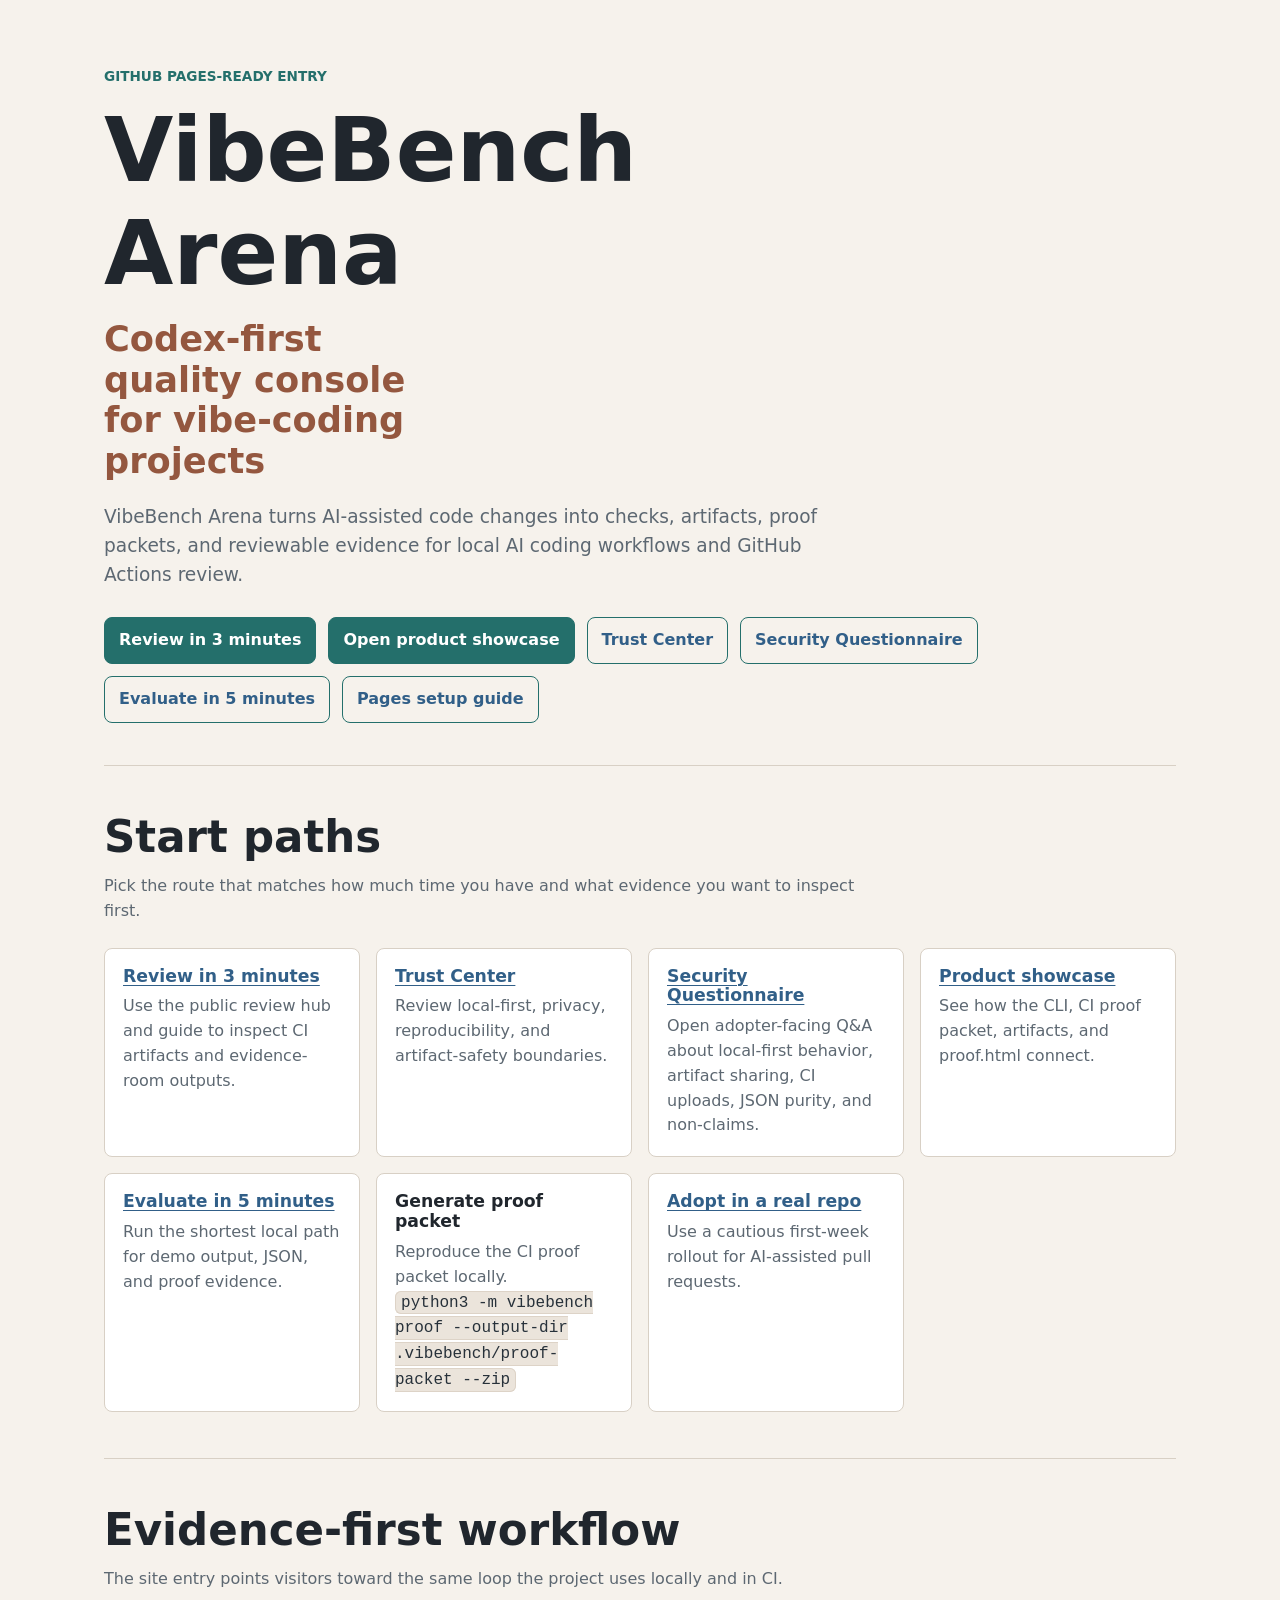
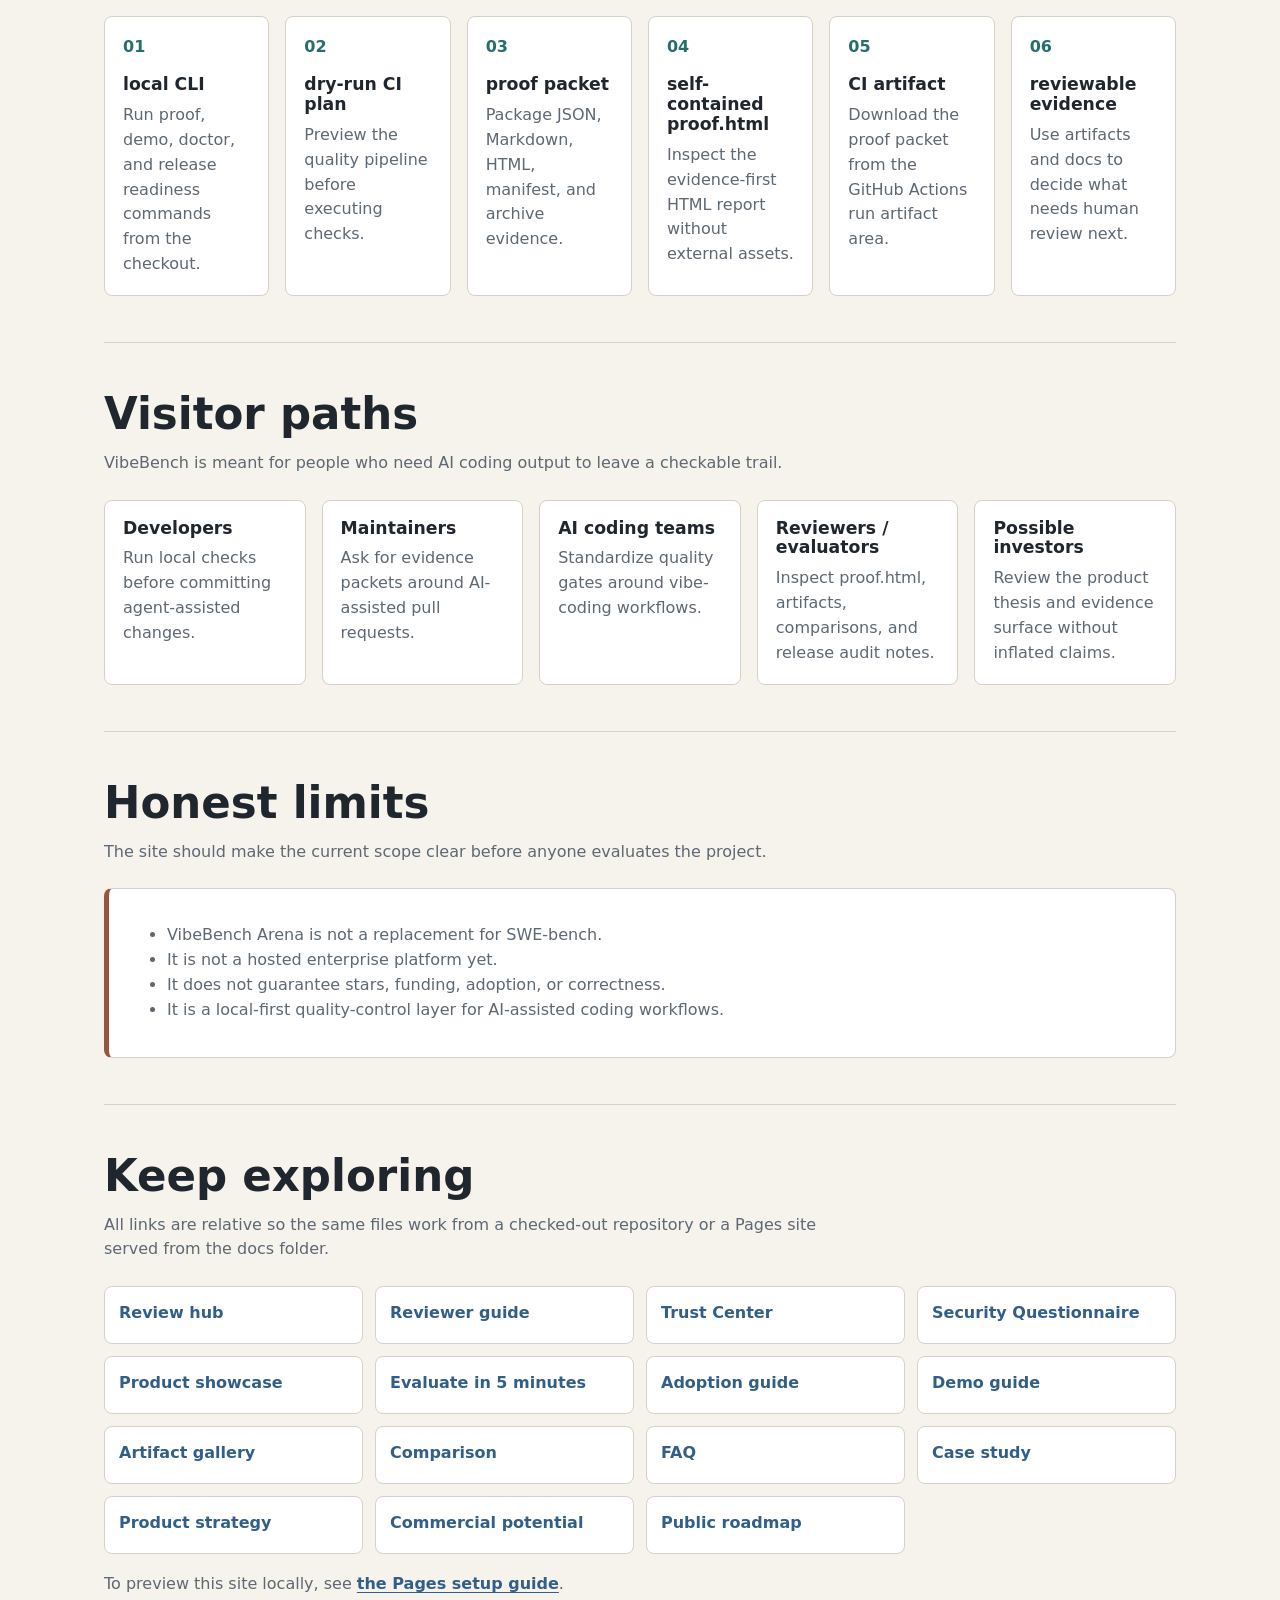
<file: docs/index.html>
<!doctype html>
<html lang="en">
<head>
  <meta charset="utf-8">
  <meta name="viewport" content="width=device-width, initial-scale=1">
  <title>VibeBench Arena</title>
  <style>
    :root {
      color-scheme: light;
      --bg: #f6f2ec;
      --panel: #ffffff;
      --ink: #20262d;
      --muted: #5d6872;
      --line: #d8d0c5;
      --teal: #246f6b;
      --blue: #315f88;
      --green: #4f7a48;
      --rust: #94573f;
      --gold: #aa7928;
    }

    * {
      box-sizing: border-box;
    }

    body {
      margin: 0;
      background: var(--bg);
      color: var(--ink);
      font-family:
        ui-sans-serif,
        system-ui,
        -apple-system,
        BlinkMacSystemFont,
        "Segoe UI",
        sans-serif;
      line-height: 1.55;
    }

    a {
      color: var(--blue);
      font-weight: 800;
      text-decoration-thickness: 0.08em;
      text-underline-offset: 0.18em;
    }

    .page {
      max-width: 1120px;
      margin: 0 auto;
      padding: 24px;
    }

    header {
      min-height: 68vh;
      align-content: center;
      border-bottom: 1px solid var(--line);
      display: grid;
      gap: 28px;
      padding: 42px 0;
    }

    .eyebrow {
      color: var(--teal);
      font-size: 0.85rem;
      font-weight: 900;
      letter-spacing: 0;
      margin: 0 0 12px;
      text-transform: uppercase;
    }

    h1,
    h2,
    h3 {
      line-height: 1.15;
      margin: 0;
    }

    h1 {
      font-size: clamp(3rem, 7vw, 5.8rem);
      max-width: 8ch;
    }

    header h2 {
      color: var(--rust);
      font-size: clamp(1.4rem, 3vw, 2.2rem);
      margin-top: 14px;
      max-width: 15ch;
    }

    .subtitle {
      color: var(--muted);
      font-size: 1.16rem;
      margin: 22px 0 0;
      max-width: 64ch;
    }

    .hero-links {
      display: flex;
      flex-wrap: wrap;
      gap: 12px;
    }

    .button {
      align-items: center;
      border: 1px solid var(--teal);
      border-radius: 8px;
      display: inline-flex;
      min-height: 44px;
      padding: 10px 14px;
      text-decoration: none;
    }

    .button.primary {
      background: var(--teal);
      color: #ffffff;
    }

    section {
      border-bottom: 1px solid var(--line);
      padding: 46px 0;
    }

    section:last-child {
      border-bottom: 0;
    }

    .section-head {
      display: grid;
      gap: 12px;
      margin-bottom: 24px;
      max-width: 760px;
    }

    .section-head h2 {
      font-size: clamp(1.75rem, 3.4vw, 2.8rem);
    }

    .section-head p {
      color: var(--muted);
      margin: 0;
    }

    .grid {
      display: grid;
      gap: 16px;
    }

    .cards {
      grid-template-columns: repeat(4, minmax(0, 1fr));
    }

    .people {
      grid-template-columns: repeat(5, minmax(0, 1fr));
    }

    .card {
      background: var(--panel);
      border: 1px solid var(--line);
      border-radius: 8px;
      padding: 18px;
    }

    .card h3 {
      font-size: 1.08rem;
      margin-bottom: 8px;
    }

    .card p,
    .card li {
      color: var(--muted);
    }

    .card p {
      margin: 0;
    }

    code {
      background: #ebe4db;
      border: 1px solid #ddd3c7;
      border-radius: 6px;
      color: #27313a;
      font-family:
        ui-monospace,
        SFMono-Regular,
        Menlo,
        Consolas,
        "Liberation Mono",
        monospace;
      padding: 0.12rem 0.32rem;
      overflow-wrap: anywhere;
    }

    .flow {
      counter-reset: flow;
      grid-template-columns: repeat(6, minmax(0, 1fr));
    }

    .flow .card {
      min-height: 142px;
    }

    .flow .card::before {
      color: var(--teal);
      content: counter(flow, decimal-leading-zero);
      counter-increment: flow;
      display: block;
      font-weight: 900;
      margin-bottom: 16px;
    }

    .path-command {
      margin-top: 14px;
    }

    .limits {
      border-left: 5px solid var(--rust);
    }

    .links {
      list-style: none;
      margin: 0;
      padding: 0;
      display: grid;
      gap: 12px;
      grid-template-columns: repeat(4, minmax(0, 1fr));
    }

    .links a {
      background: var(--panel);
      border: 1px solid var(--line);
      border-radius: 8px;
      display: block;
      min-height: 58px;
      padding: 14px;
      text-decoration: none;
    }

    .note {
      color: var(--muted);
      margin-top: 18px;
    }

    @media (max-width: 980px) {
      .cards,
      .people,
      .flow,
      .links {
        grid-template-columns: 1fr 1fr;
      }

      header {
        min-height: auto;
      }
    }

    @media (max-width: 620px) {
      .page {
        padding: 18px;
      }

      .cards,
      .people,
      .flow,
      .links {
        grid-template-columns: 1fr;
      }

      .hero-links {
        align-items: stretch;
        flex-direction: column;
      }
    }
  </style>
</head>
<body>
  <main class="page">
    <header>
      <div>
        <p class="eyebrow">GitHub Pages-ready entry</p>
        <h1>VibeBench Arena</h1>
        <h2>Codex-first quality console for vibe-coding projects</h2>
        <p class="subtitle">
          VibeBench Arena turns AI-assisted code changes into checks, artifacts,
          proof packets, and reviewable evidence for local AI coding workflows
          and GitHub Actions review.
        </p>
      </div>
      <nav class="hero-links" aria-label="Primary entry links">
        <a class="button primary" href="review-hub.html">Review in 3 minutes</a>
        <a class="button primary" href="showcase.html">Open product showcase</a>
        <a class="button" href="trust-center.html">Trust Center</a>
        <a class="button" href="security-questionnaire.html">Security Questionnaire</a>
        <a class="button" href="evaluate.md">Evaluate in 5 minutes</a>
        <a class="button" href="pages.md">Pages setup guide</a>
      </nav>
    </header>

    <section aria-labelledby="start-title">
      <div class="section-head">
        <h2 id="start-title">Start paths</h2>
        <p>
          Pick the route that matches how much time you have and what evidence
          you want to inspect first.
        </p>
      </div>
      <div class="grid cards">
        <article class="card">
          <h3><a href="review-hub.html">Review in 3 minutes</a></h3>
          <p>Use the public review hub and guide to inspect CI artifacts and evidence-room outputs.</p>
        </article>
        <article class="card">
          <h3><a href="trust-center.html">Trust Center</a></h3>
          <p>Review local-first, privacy, reproducibility, and artifact-safety boundaries.</p>
        </article>
        <article class="card">
          <h3><a href="security-questionnaire.html">Security Questionnaire</a></h3>
          <p>Open adopter-facing Q&amp;A about local-first behavior, artifact sharing, CI uploads, JSON purity, and non-claims.</p>
        </article>
        <article class="card">
          <h3><a href="showcase.html">Product showcase</a></h3>
          <p>See how the CLI, CI proof packet, artifacts, and proof.html connect.</p>
        </article>
        <article class="card">
          <h3><a href="evaluate.md">Evaluate in 5 minutes</a></h3>
          <p>Run the shortest local path for demo output, JSON, and proof evidence.</p>
        </article>
        <article class="card">
          <h3>Generate proof packet</h3>
          <p>Reproduce the CI proof packet locally.</p>
          <p class="path-command"><code>python3 -m vibebench proof --output-dir .vibebench/proof-packet --zip</code></p>
        </article>
        <article class="card">
          <h3><a href="adoption.md">Adopt in a real repo</a></h3>
          <p>Use a cautious first-week rollout for AI-assisted pull requests.</p>
        </article>
      </div>
    </section>

    <section aria-labelledby="flow-title">
      <div class="section-head">
        <h2 id="flow-title">Evidence-first workflow</h2>
        <p>
          The site entry points visitors toward the same loop the project uses
          locally and in CI.
        </p>
      </div>
      <div class="grid flow">
        <article class="card">
          <h3>local CLI</h3>
          <p>Run proof, demo, doctor, and release readiness commands from the checkout.</p>
        </article>
        <article class="card">
          <h3>dry-run CI plan</h3>
          <p>Preview the quality pipeline before executing checks.</p>
        </article>
        <article class="card">
          <h3>proof packet</h3>
          <p>Package JSON, Markdown, HTML, manifest, and archive evidence.</p>
        </article>
        <article class="card">
          <h3>self-contained proof.html</h3>
          <p>Inspect the evidence-first HTML report without external assets.</p>
        </article>
        <article class="card">
          <h3>CI artifact</h3>
          <p>Download the proof packet from the GitHub Actions run artifact area.</p>
        </article>
        <article class="card">
          <h3>reviewable evidence</h3>
          <p>Use artifacts and docs to decide what needs human review next.</p>
        </article>
      </div>
    </section>

    <section aria-labelledby="visitors-title">
      <div class="section-head">
        <h2 id="visitors-title">Visitor paths</h2>
        <p>
          VibeBench is meant for people who need AI coding output to leave a
          checkable trail.
        </p>
      </div>
      <div class="grid people">
        <article class="card">
          <h3>Developers</h3>
          <p>Run local checks before committing agent-assisted changes.</p>
        </article>
        <article class="card">
          <h3>Maintainers</h3>
          <p>Ask for evidence packets around AI-assisted pull requests.</p>
        </article>
        <article class="card">
          <h3>AI coding teams</h3>
          <p>Standardize quality gates around vibe-coding workflows.</p>
        </article>
        <article class="card">
          <h3>Reviewers / evaluators</h3>
          <p>Inspect proof.html, artifacts, comparisons, and release audit notes.</p>
        </article>
        <article class="card">
          <h3>Possible investors</h3>
          <p>Review the product thesis and evidence surface without inflated claims.</p>
        </article>
      </div>
    </section>

    <section aria-labelledby="limits-title">
      <div class="section-head">
        <h2 id="limits-title">Honest limits</h2>
        <p>
          The site should make the current scope clear before anyone evaluates
          the project.
        </p>
      </div>
      <div class="card limits">
        <ul>
          <li>VibeBench Arena is not a replacement for SWE-bench.</li>
          <li>It is not a hosted enterprise platform yet.</li>
          <li>It does not guarantee stars, funding, adoption, or correctness.</li>
          <li>It is a local-first quality-control layer for AI-assisted coding workflows.</li>
        </ul>
      </div>
    </section>

    <section aria-labelledby="links-title">
      <div class="section-head">
        <h2 id="links-title">Keep exploring</h2>
        <p>All links are relative so the same files work from a checked-out repository or a Pages site served from the docs folder.</p>
      </div>
      <ul class="links">
        <li><a href="review-hub.html">Review hub</a></li>
        <li><a href="reviewer-guide.md">Reviewer guide</a></li>
        <li><a href="trust-center.html">Trust Center</a></li>
        <li><a href="security-questionnaire.html">Security Questionnaire</a></li>
        <li><a href="showcase.html">Product showcase</a></li>
        <li><a href="evaluate.md">Evaluate in 5 minutes</a></li>
        <li><a href="adoption.md">Adoption guide</a></li>
        <li><a href="demo.md">Demo guide</a></li>
        <li><a href="artifact-gallery.md">Artifact gallery</a></li>
        <li><a href="comparison.md">Comparison</a></li>
        <li><a href="faq.md">FAQ</a></li>
        <li><a href="case-study.md">Case study</a></li>
        <li><a href="product-strategy.md">Product strategy</a></li>
        <li><a href="commercial-potential.md">Commercial potential</a></li>
        <li><a href="roadmap-public.md">Public roadmap</a></li>
      </ul>
      <p class="note">To preview this site locally, see <a href="pages.md">the Pages setup guide</a>.</p>
    </section>
  </main>
</body>
</html>
</file>
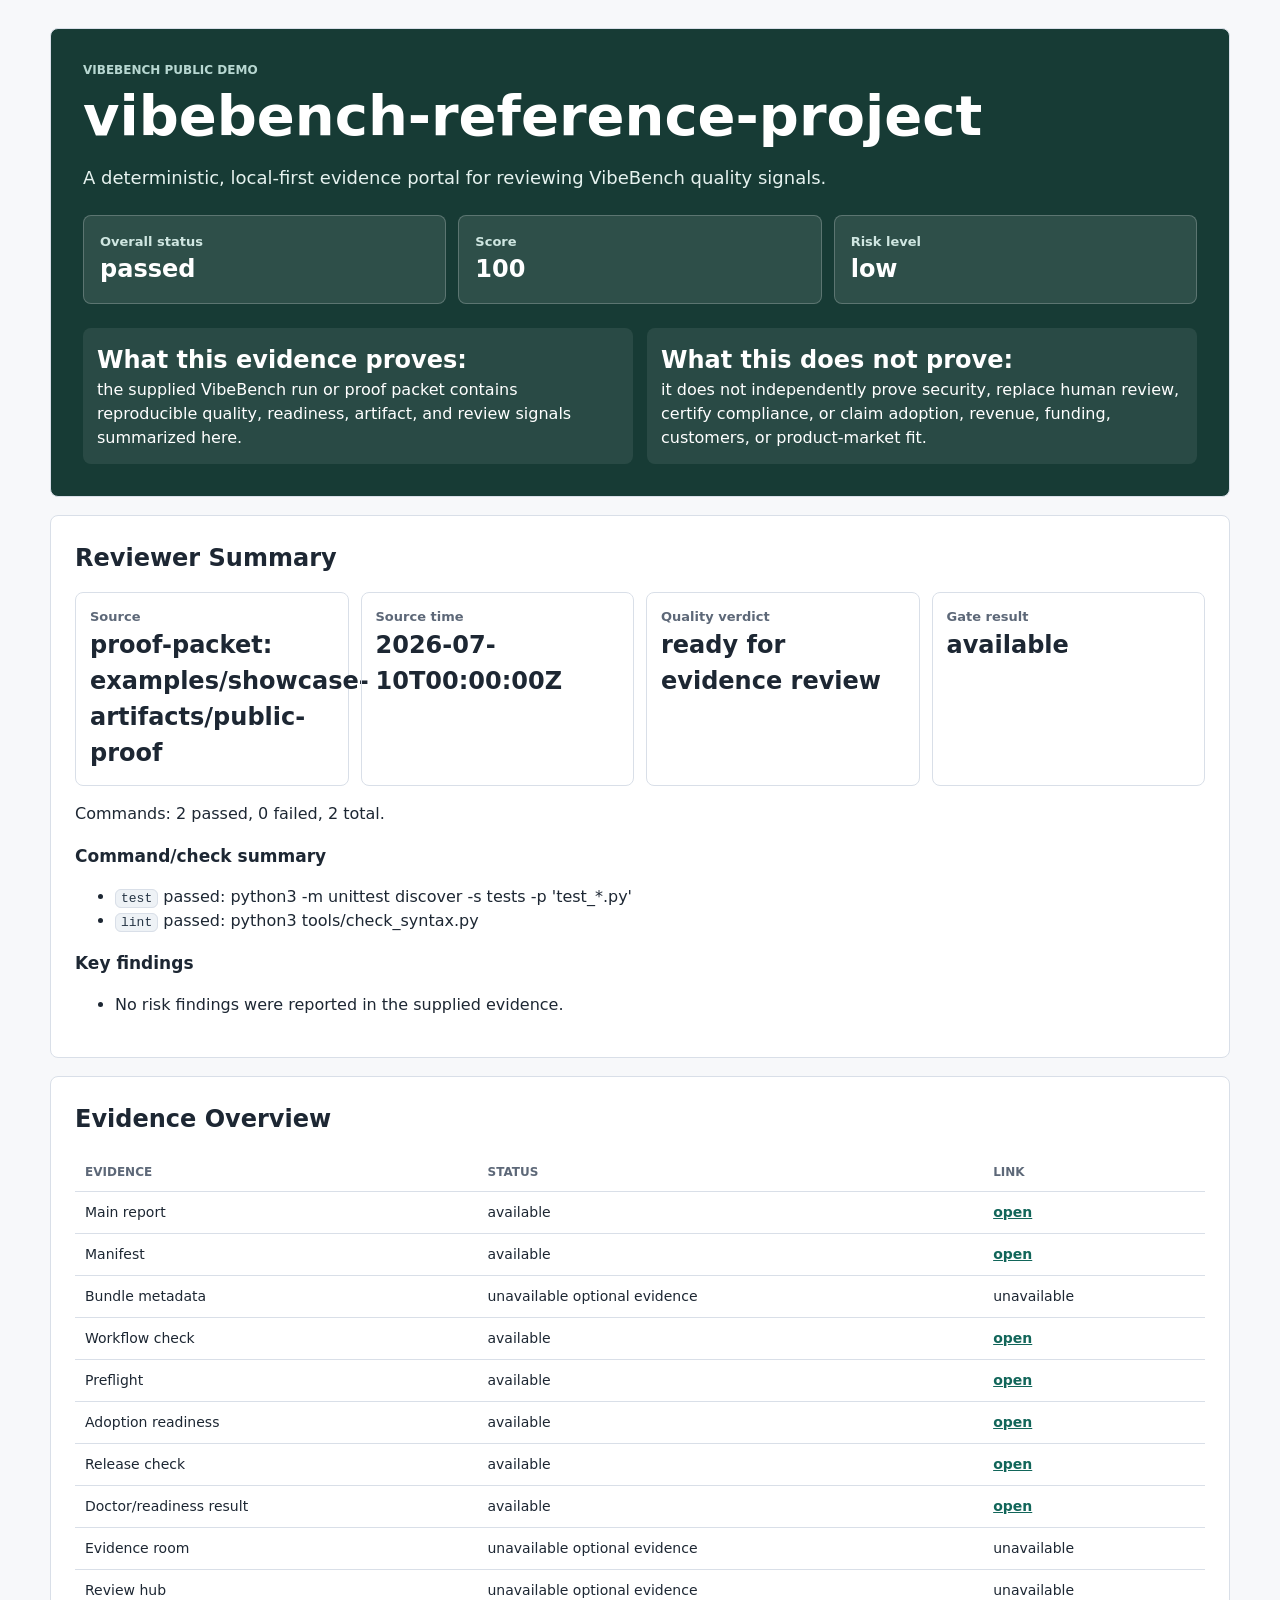
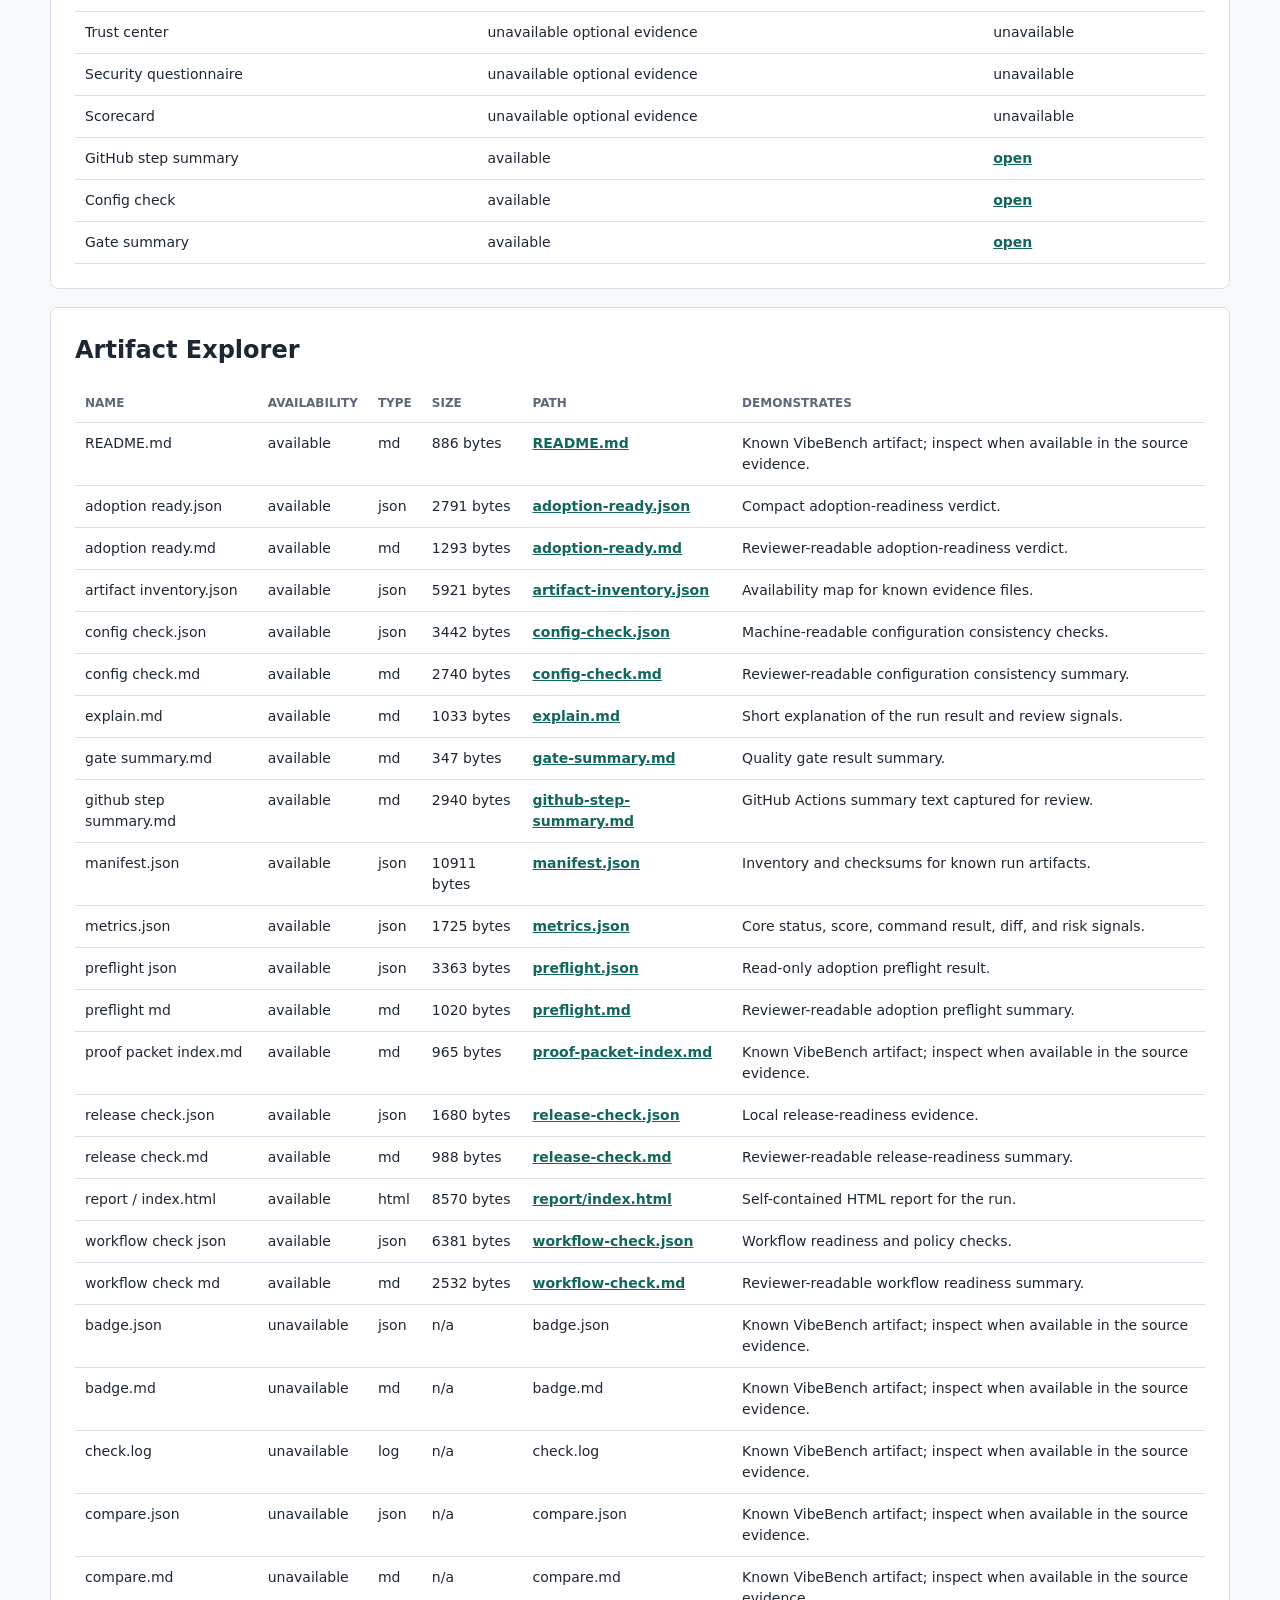
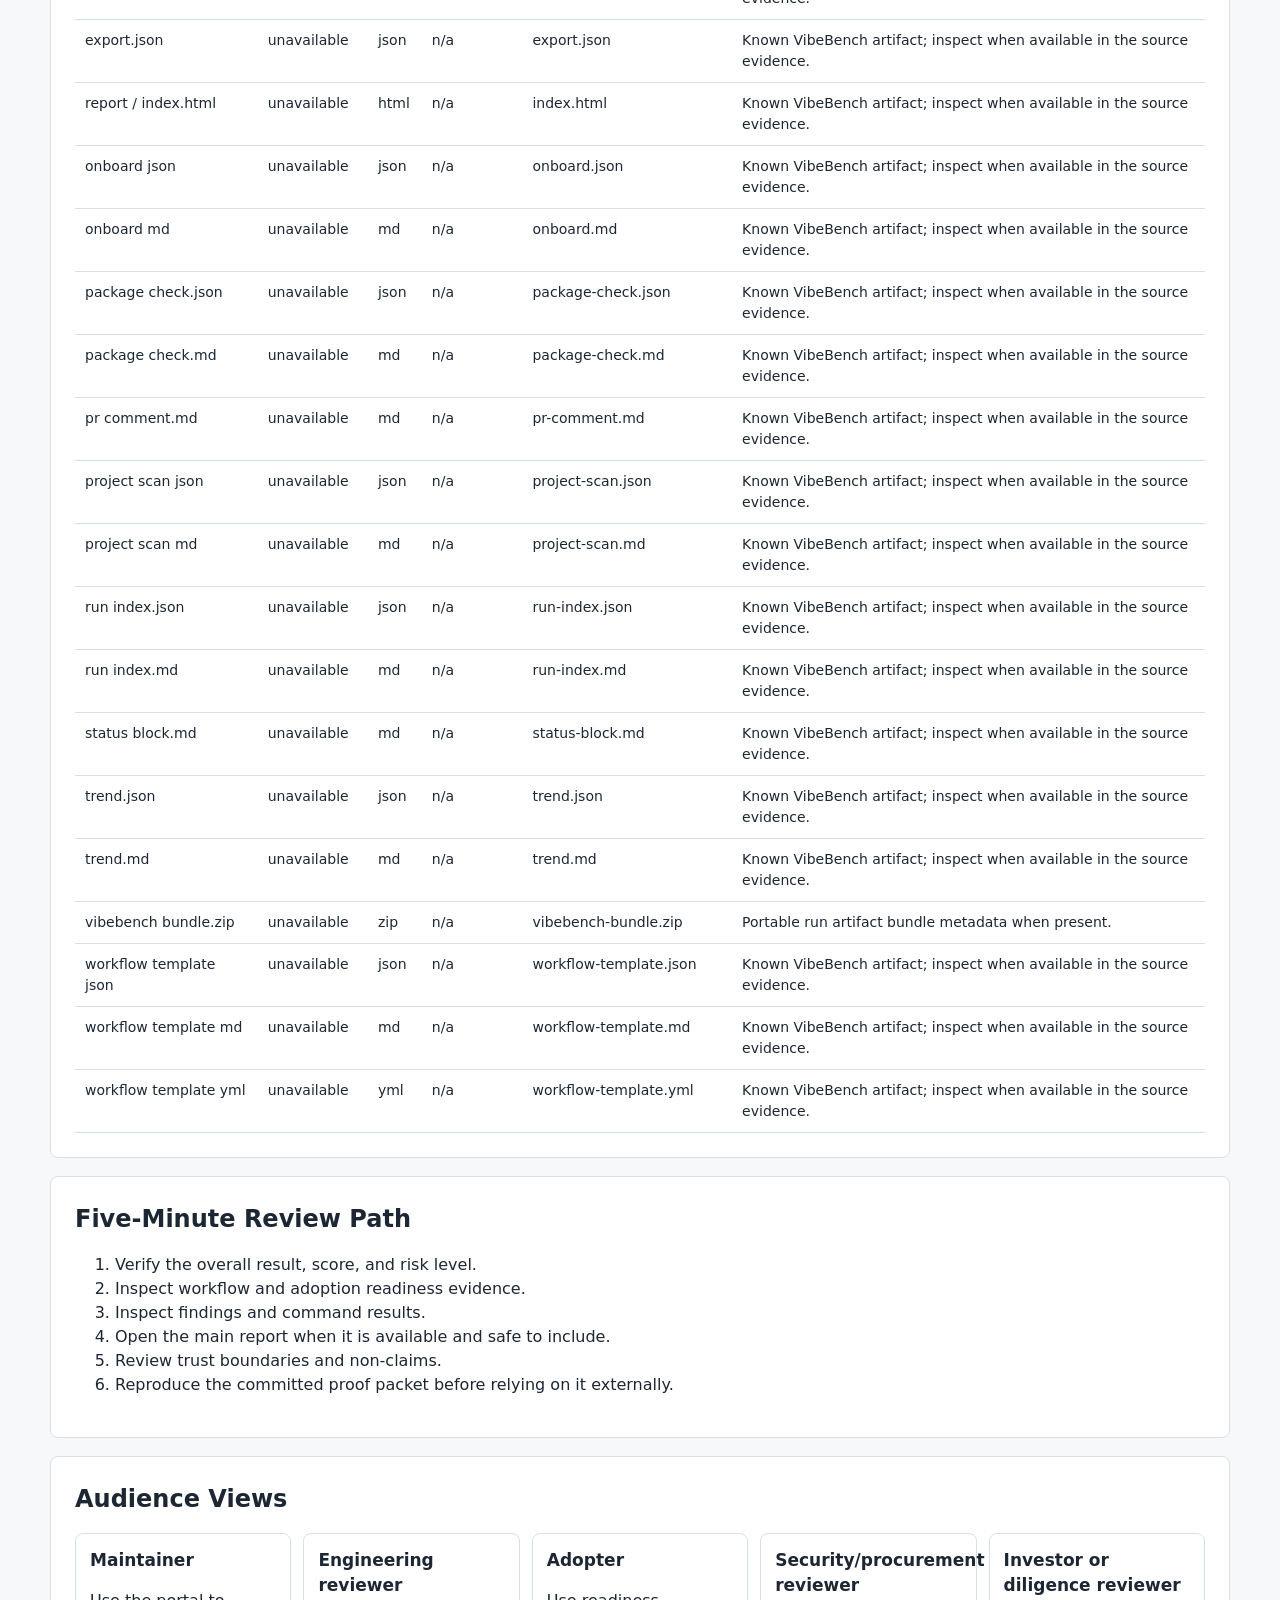
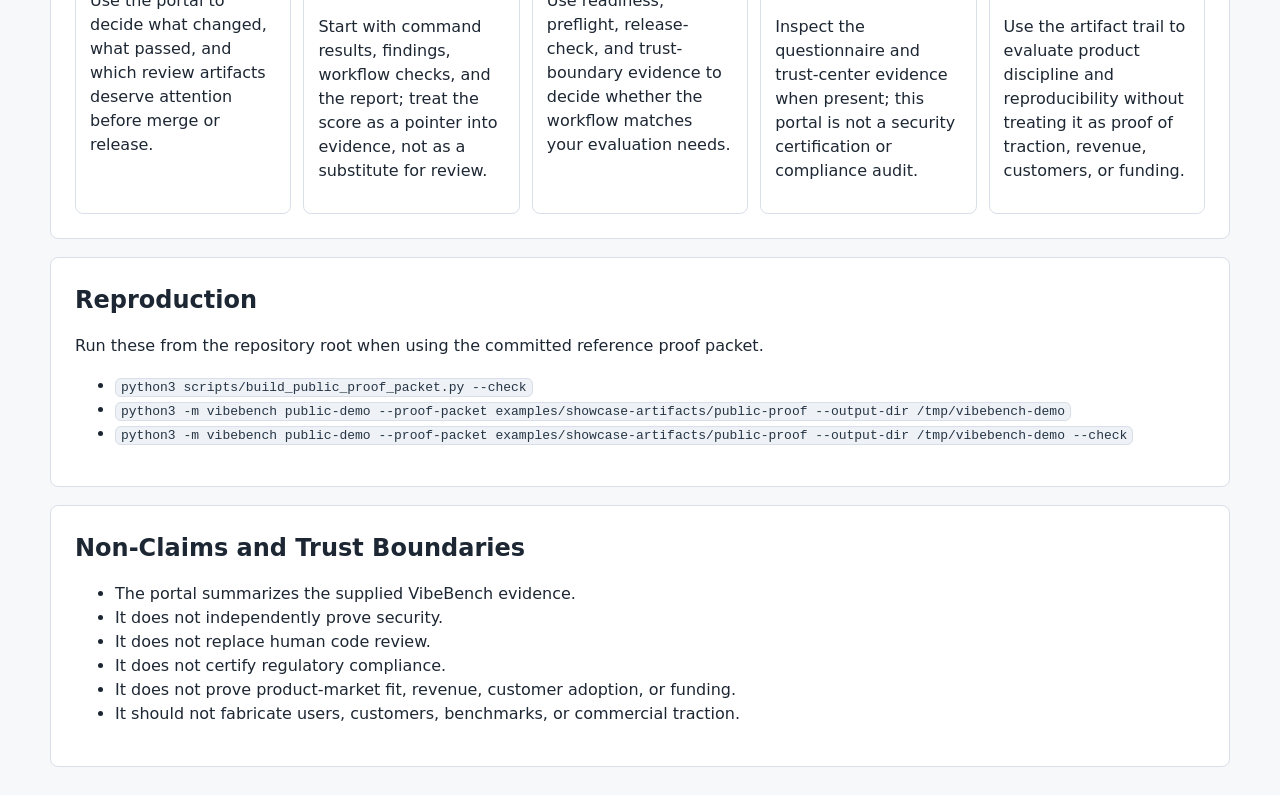
<file: examples/showcase-artifacts/public-demo/index.html>
<!doctype html>
<html lang="en">
<head>
  <meta charset="utf-8">
  <meta name="viewport" content="width=device-width, initial-scale=1">
  <title>vibebench-reference-project - VibeBench Public Demo</title>
  <style>

:root {
  color-scheme: light;
  --bg: #f7f8fa;
  --ink: #1d2733;
  --muted: #5d6878;
  --panel: #fff;
  --line: #d9dfe8;
  --accent: #12665a;
  --warn: #9a5b00;
}
* { box-sizing: border-box; }
body {
  margin: 0;
  background: var(--bg);
  color: var(--ink);
  font-family: ui-sans-serif, system-ui, -apple-system, BlinkMacSystemFont,
    "Segoe UI", sans-serif;
  line-height: 1.5;
}
main {
  width: min(1180px, calc(100% - 40px));
  margin: 0 auto;
  padding: 28px 0;
}
.hero, .panel {
  border: 1px solid var(--line);
  border-radius: 8px;
  background: var(--panel);
}
.hero { padding: 32px; background: #173b35; color: white; }
.eyebrow {
  margin: 0 0 8px;
  color: #b8d8d2;
  font-size: 12px;
  font-weight: 700;
  text-transform: uppercase;
  letter-spacing: 0;
}
h1 {
  margin: 0;
  font-size: clamp(30px, 5vw, 56px);
  line-height: 1.05;
  letter-spacing: 0;
}
h2 { margin: 0 0 16px; font-size: 24px; letter-spacing: 0; }
h3 { margin: 18px 0 8px; font-size: 17px; letter-spacing: 0; }
.lede { max-width: 760px; color: #e6f2ef; font-size: 18px; }
.scorebar {
  display: grid;
  grid-template-columns: repeat(3, minmax(0, 1fr));
  gap: 12px;
  margin: 24px 0;
}
.scorebar div {
  background: rgba(255,255,255,.1);
  border: 1px solid rgba(255,255,255,.22);
  border-radius: 8px;
  padding: 16px;
}
span { display: block; color: var(--muted); font-size: 13px; font-weight: 650; }
.scorebar span { color: #cfe6e1; }
strong { display: block; font-size: 24px; }
.claims { display: grid; grid-template-columns: repeat(2, minmax(0, 1fr)); gap: 14px; }
.claims p {
  margin: 0;
  padding: 14px;
  border-radius: 8px;
  background: rgba(255,255,255,.08);
}
.panel { margin-top: 18px; padding: 24px; overflow-x: auto; }
.grid { display: grid; grid-template-columns: repeat(4, minmax(0, 1fr)); gap: 12px; }
.grid p { margin: 0; padding: 14px; border: 1px solid var(--line); border-radius: 8px; }
table { width: 100%; border-collapse: collapse; font-size: 14px; }
th, td {
  padding: 10px;
  border-bottom: 1px solid var(--line);
  text-align: left;
  vertical-align: top;
}
th {
  color: var(--muted);
  font-size: 12px;
  text-transform: uppercase;
  letter-spacing: 0;
}
a { color: var(--accent); font-weight: 650; }
code {
  background: #eef2f6;
  border: 1px solid var(--line);
  border-radius: 6px;
  padding: 1px 5px;
  color: #263545;
}
.audiences {
  display: grid;
  grid-template-columns: repeat(5, minmax(0, 1fr));
  gap: 12px;
}
article { border: 1px solid var(--line); border-radius: 8px; padding: 14px; }
article h3 { margin-top: 0; }
@media (max-width: 860px) {
  .scorebar, .claims, .grid, .audiences { grid-template-columns: 1fr; }
  main { width: min(100% - 24px, 1180px); }
  .hero, .panel { padding: 18px; }
}

  </style>
</head>
<body>
  <main>
    <section class="hero">
      <p class="eyebrow">VibeBench Public Demo</p>
      <h1>vibebench-reference-project</h1>
      <p class="lede">A deterministic, local-first evidence portal for reviewing VibeBench quality signals.</p>
      <div class="scorebar">
        <div><span>Overall status</span><strong>passed</strong></div>
        <div><span>Score</span><strong>100</strong></div>
        <div><span>Risk level</span><strong>low</strong></div>
      </div>
      <div class="claims">
        <p><strong>What this evidence proves:</strong> the supplied VibeBench run or proof packet contains reproducible quality, readiness, artifact, and review signals summarized here.</p>
        <p><strong>What this does not prove:</strong> it does not independently prove security, replace human review, certify compliance, or claim adoption, revenue, funding, customers, or product-market fit.</p>
      </div>
    </section>

    <section class="panel" id="reviewer-summary">
      <h2>Reviewer Summary</h2>
      <div class="grid">
        <p><span>Source</span><strong>proof-packet: examples/showcase-artifacts/public-proof</strong></p>
        <p><span>Source time</span><strong>2026-07-10T00:00:00Z</strong></p>
        <p><span>Quality verdict</span><strong>ready for evidence review</strong></p>
        <p><span>Gate result</span><strong>available</strong></p>
      </div>
      <p>Commands: 2 passed, 0 failed, 2 total.</p>
      <h3>Command/check summary</h3>
      <ul><li><code>test</code> passed: python3 -m unittest discover -s tests -p &#x27;test_*.py&#x27;</li><li><code>lint</code> passed: python3 tools/check_syntax.py</li></ul>
      <h3>Key findings</h3>
      <ul><li>No risk findings were reported in the supplied evidence.</li></ul>
    </section>


    <section class="panel" id="evidence-overview">
      <h2>Evidence Overview</h2>
      <table>
        <thead><tr><th>Evidence</th><th>Status</th><th>Link</th></tr></thead>
        <tbody><tr><td>Main report</td><td>available</td><td><a href="artifacts/report/index.html">open</a></td></tr><tr><td>Manifest</td><td>available</td><td><a href="artifacts/manifest.json">open</a></td></tr><tr><td>Bundle metadata</td><td>unavailable optional evidence</td><td>unavailable</td></tr><tr><td>Workflow check</td><td>available</td><td><a href="artifacts/workflow-check.json">open</a></td></tr><tr><td>Preflight</td><td>available</td><td><a href="artifacts/preflight.json">open</a></td></tr><tr><td>Adoption readiness</td><td>available</td><td><a href="artifacts/adoption-ready.json">open</a></td></tr><tr><td>Release check</td><td>available</td><td><a href="artifacts/release-check.json">open</a></td></tr><tr><td>Doctor/readiness result</td><td>available</td><td><a href="artifacts/adoption-ready.json">open</a></td></tr><tr><td>Evidence room</td><td>unavailable optional evidence</td><td>unavailable</td></tr><tr><td>Review hub</td><td>unavailable optional evidence</td><td>unavailable</td></tr><tr><td>Trust center</td><td>unavailable optional evidence</td><td>unavailable</td></tr><tr><td>Security questionnaire</td><td>unavailable optional evidence</td><td>unavailable</td></tr><tr><td>Scorecard</td><td>unavailable optional evidence</td><td>unavailable</td></tr><tr><td>GitHub step summary</td><td>available</td><td><a href="artifacts/github-step-summary.md">open</a></td></tr><tr><td>Config check</td><td>available</td><td><a href="artifacts/config-check.json">open</a></td></tr><tr><td>Gate summary</td><td>available</td><td><a href="artifacts/gate-summary.md">open</a></td></tr></tbody>
      </table>
    </section>


    <section class="panel" id="artifact-explorer">
      <h2>Artifact Explorer</h2>
      <table>
        <thead>
          <tr>
            <th>Name</th><th>Availability</th><th>Type</th>
            <th>Size</th><th>Path</th><th>Demonstrates</th>
          </tr>
        </thead>
        <tbody><tr><td>README.md</td><td>available</td><td>md</td><td>886 bytes</td><td><a href="artifacts/README.md">README.md</a></td><td>Known VibeBench artifact; inspect when available in the source evidence.</td></tr><tr><td>adoption ready.json</td><td>available</td><td>json</td><td>2791 bytes</td><td><a href="artifacts/adoption-ready.json">adoption-ready.json</a></td><td>Compact adoption-readiness verdict.</td></tr><tr><td>adoption ready.md</td><td>available</td><td>md</td><td>1293 bytes</td><td><a href="artifacts/adoption-ready.md">adoption-ready.md</a></td><td>Reviewer-readable adoption-readiness verdict.</td></tr><tr><td>artifact inventory.json</td><td>available</td><td>json</td><td>5921 bytes</td><td><a href="artifacts/artifact-inventory.json">artifact-inventory.json</a></td><td>Availability map for known evidence files.</td></tr><tr><td>config check.json</td><td>available</td><td>json</td><td>3442 bytes</td><td><a href="artifacts/config-check.json">config-check.json</a></td><td>Machine-readable configuration consistency checks.</td></tr><tr><td>config check.md</td><td>available</td><td>md</td><td>2740 bytes</td><td><a href="artifacts/config-check.md">config-check.md</a></td><td>Reviewer-readable configuration consistency summary.</td></tr><tr><td>explain.md</td><td>available</td><td>md</td><td>1033 bytes</td><td><a href="artifacts/explain.md">explain.md</a></td><td>Short explanation of the run result and review signals.</td></tr><tr><td>gate summary.md</td><td>available</td><td>md</td><td>347 bytes</td><td><a href="artifacts/gate-summary.md">gate-summary.md</a></td><td>Quality gate result summary.</td></tr><tr><td>github step summary.md</td><td>available</td><td>md</td><td>2940 bytes</td><td><a href="artifacts/github-step-summary.md">github-step-summary.md</a></td><td>GitHub Actions summary text captured for review.</td></tr><tr><td>manifest.json</td><td>available</td><td>json</td><td>10911 bytes</td><td><a href="artifacts/manifest.json">manifest.json</a></td><td>Inventory and checksums for known run artifacts.</td></tr><tr><td>metrics.json</td><td>available</td><td>json</td><td>1725 bytes</td><td><a href="artifacts/metrics.json">metrics.json</a></td><td>Core status, score, command result, diff, and risk signals.</td></tr><tr><td>preflight json</td><td>available</td><td>json</td><td>3363 bytes</td><td><a href="artifacts/preflight.json">preflight.json</a></td><td>Read-only adoption preflight result.</td></tr><tr><td>preflight md</td><td>available</td><td>md</td><td>1020 bytes</td><td><a href="artifacts/preflight.md">preflight.md</a></td><td>Reviewer-readable adoption preflight summary.</td></tr><tr><td>proof packet index.md</td><td>available</td><td>md</td><td>965 bytes</td><td><a href="artifacts/proof-packet-index.md">proof-packet-index.md</a></td><td>Known VibeBench artifact; inspect when available in the source evidence.</td></tr><tr><td>release check.json</td><td>available</td><td>json</td><td>1680 bytes</td><td><a href="artifacts/release-check.json">release-check.json</a></td><td>Local release-readiness evidence.</td></tr><tr><td>release check.md</td><td>available</td><td>md</td><td>988 bytes</td><td><a href="artifacts/release-check.md">release-check.md</a></td><td>Reviewer-readable release-readiness summary.</td></tr><tr><td>report  /  index.html</td><td>available</td><td>html</td><td>8570 bytes</td><td><a href="artifacts/report/index.html">report/index.html</a></td><td>Self-contained HTML report for the run.</td></tr><tr><td>workflow check json</td><td>available</td><td>json</td><td>6381 bytes</td><td><a href="artifacts/workflow-check.json">workflow-check.json</a></td><td>Workflow readiness and policy checks.</td></tr><tr><td>workflow check md</td><td>available</td><td>md</td><td>2532 bytes</td><td><a href="artifacts/workflow-check.md">workflow-check.md</a></td><td>Reviewer-readable workflow readiness summary.</td></tr><tr><td>badge.json</td><td>unavailable</td><td>json</td><td>n/a</td><td>badge.json</td><td>Known VibeBench artifact; inspect when available in the source evidence.</td></tr><tr><td>badge.md</td><td>unavailable</td><td>md</td><td>n/a</td><td>badge.md</td><td>Known VibeBench artifact; inspect when available in the source evidence.</td></tr><tr><td>check.log</td><td>unavailable</td><td>log</td><td>n/a</td><td>check.log</td><td>Known VibeBench artifact; inspect when available in the source evidence.</td></tr><tr><td>compare.json</td><td>unavailable</td><td>json</td><td>n/a</td><td>compare.json</td><td>Known VibeBench artifact; inspect when available in the source evidence.</td></tr><tr><td>compare.md</td><td>unavailable</td><td>md</td><td>n/a</td><td>compare.md</td><td>Known VibeBench artifact; inspect when available in the source evidence.</td></tr><tr><td>export.json</td><td>unavailable</td><td>json</td><td>n/a</td><td>export.json</td><td>Known VibeBench artifact; inspect when available in the source evidence.</td></tr><tr><td>report / index.html</td><td>unavailable</td><td>html</td><td>n/a</td><td>index.html</td><td>Known VibeBench artifact; inspect when available in the source evidence.</td></tr><tr><td>onboard json</td><td>unavailable</td><td>json</td><td>n/a</td><td>onboard.json</td><td>Known VibeBench artifact; inspect when available in the source evidence.</td></tr><tr><td>onboard md</td><td>unavailable</td><td>md</td><td>n/a</td><td>onboard.md</td><td>Known VibeBench artifact; inspect when available in the source evidence.</td></tr><tr><td>package check.json</td><td>unavailable</td><td>json</td><td>n/a</td><td>package-check.json</td><td>Known VibeBench artifact; inspect when available in the source evidence.</td></tr><tr><td>package check.md</td><td>unavailable</td><td>md</td><td>n/a</td><td>package-check.md</td><td>Known VibeBench artifact; inspect when available in the source evidence.</td></tr><tr><td>pr comment.md</td><td>unavailable</td><td>md</td><td>n/a</td><td>pr-comment.md</td><td>Known VibeBench artifact; inspect when available in the source evidence.</td></tr><tr><td>project scan json</td><td>unavailable</td><td>json</td><td>n/a</td><td>project-scan.json</td><td>Known VibeBench artifact; inspect when available in the source evidence.</td></tr><tr><td>project scan md</td><td>unavailable</td><td>md</td><td>n/a</td><td>project-scan.md</td><td>Known VibeBench artifact; inspect when available in the source evidence.</td></tr><tr><td>run index.json</td><td>unavailable</td><td>json</td><td>n/a</td><td>run-index.json</td><td>Known VibeBench artifact; inspect when available in the source evidence.</td></tr><tr><td>run index.md</td><td>unavailable</td><td>md</td><td>n/a</td><td>run-index.md</td><td>Known VibeBench artifact; inspect when available in the source evidence.</td></tr><tr><td>status block.md</td><td>unavailable</td><td>md</td><td>n/a</td><td>status-block.md</td><td>Known VibeBench artifact; inspect when available in the source evidence.</td></tr><tr><td>trend.json</td><td>unavailable</td><td>json</td><td>n/a</td><td>trend.json</td><td>Known VibeBench artifact; inspect when available in the source evidence.</td></tr><tr><td>trend.md</td><td>unavailable</td><td>md</td><td>n/a</td><td>trend.md</td><td>Known VibeBench artifact; inspect when available in the source evidence.</td></tr><tr><td>vibebench bundle.zip</td><td>unavailable</td><td>zip</td><td>n/a</td><td>vibebench-bundle.zip</td><td>Portable run artifact bundle metadata when present.</td></tr><tr><td>workflow template json</td><td>unavailable</td><td>json</td><td>n/a</td><td>workflow-template.json</td><td>Known VibeBench artifact; inspect when available in the source evidence.</td></tr><tr><td>workflow template md</td><td>unavailable</td><td>md</td><td>n/a</td><td>workflow-template.md</td><td>Known VibeBench artifact; inspect when available in the source evidence.</td></tr><tr><td>workflow template yml</td><td>unavailable</td><td>yml</td><td>n/a</td><td>workflow-template.yml</td><td>Known VibeBench artifact; inspect when available in the source evidence.</td></tr></tbody>
      </table>
    </section>


    <section class="panel" id="five-minute-review-path">
      <h2>Five-Minute Review Path</h2>
      <ol><li>Verify the overall result, score, and risk level.</li><li>Inspect workflow and adoption readiness evidence.</li><li>Inspect findings and command results.</li><li>Open the main report when it is available and safe to include.</li><li>Review trust boundaries and non-claims.</li><li>Reproduce the committed proof packet before relying on it externally.</li></ol>
    </section>


    <section class="panel" id="audience-views">
      <h2>Audience Views</h2>
      <div class="audiences"><article><h3>Maintainer</h3><p>Use the portal to decide what changed, what passed, and which review artifacts deserve attention before merge or release.</p></article><article><h3>Engineering reviewer</h3><p>Start with command results, findings, workflow checks, and the report; treat the score as a pointer into evidence, not as a substitute for review.</p></article><article><h3>Adopter</h3><p>Use readiness, preflight, release-check, and trust-boundary evidence to decide whether the workflow matches your evaluation needs.</p></article><article><h3>Security/procurement reviewer</h3><p>Inspect the questionnaire and trust-center evidence when present; this portal is not a security certification or compliance audit.</p></article><article><h3>Investor or diligence reviewer</h3><p>Use the artifact trail to evaluate product discipline and reproducibility without treating it as proof of traction, revenue, customers, or funding.</p></article></div>
    </section>


    <section class="panel" id="reproduction">
      <h2>Reproduction</h2>
      <p>
        Run these from the repository root when using the committed reference
        proof packet.
      </p>
      <ul><li><code>python3 scripts/build_public_proof_packet.py --check</code></li><li><code>python3 -m vibebench public-demo --proof-packet examples/showcase-artifacts/public-proof --output-dir /tmp/vibebench-demo</code></li><li><code>python3 -m vibebench public-demo --proof-packet examples/showcase-artifacts/public-proof --output-dir /tmp/vibebench-demo --check</code></li></ul>
    </section>


    <section class="panel" id="non-claims-and-trust-boundaries">
      <h2>Non-Claims and Trust Boundaries</h2>
      <ul><li>The portal summarizes the supplied VibeBench evidence.</li><li>It does not independently prove security.</li><li>It does not replace human code review.</li><li>It does not certify regulatory compliance.</li><li>It does not prove product-market fit, revenue, customer adoption, or funding.</li><li>It should not fabricate users, customers, benchmarks, or commercial traction.</li></ul>

    </section>

  </main>
</body>
</html>
</file>
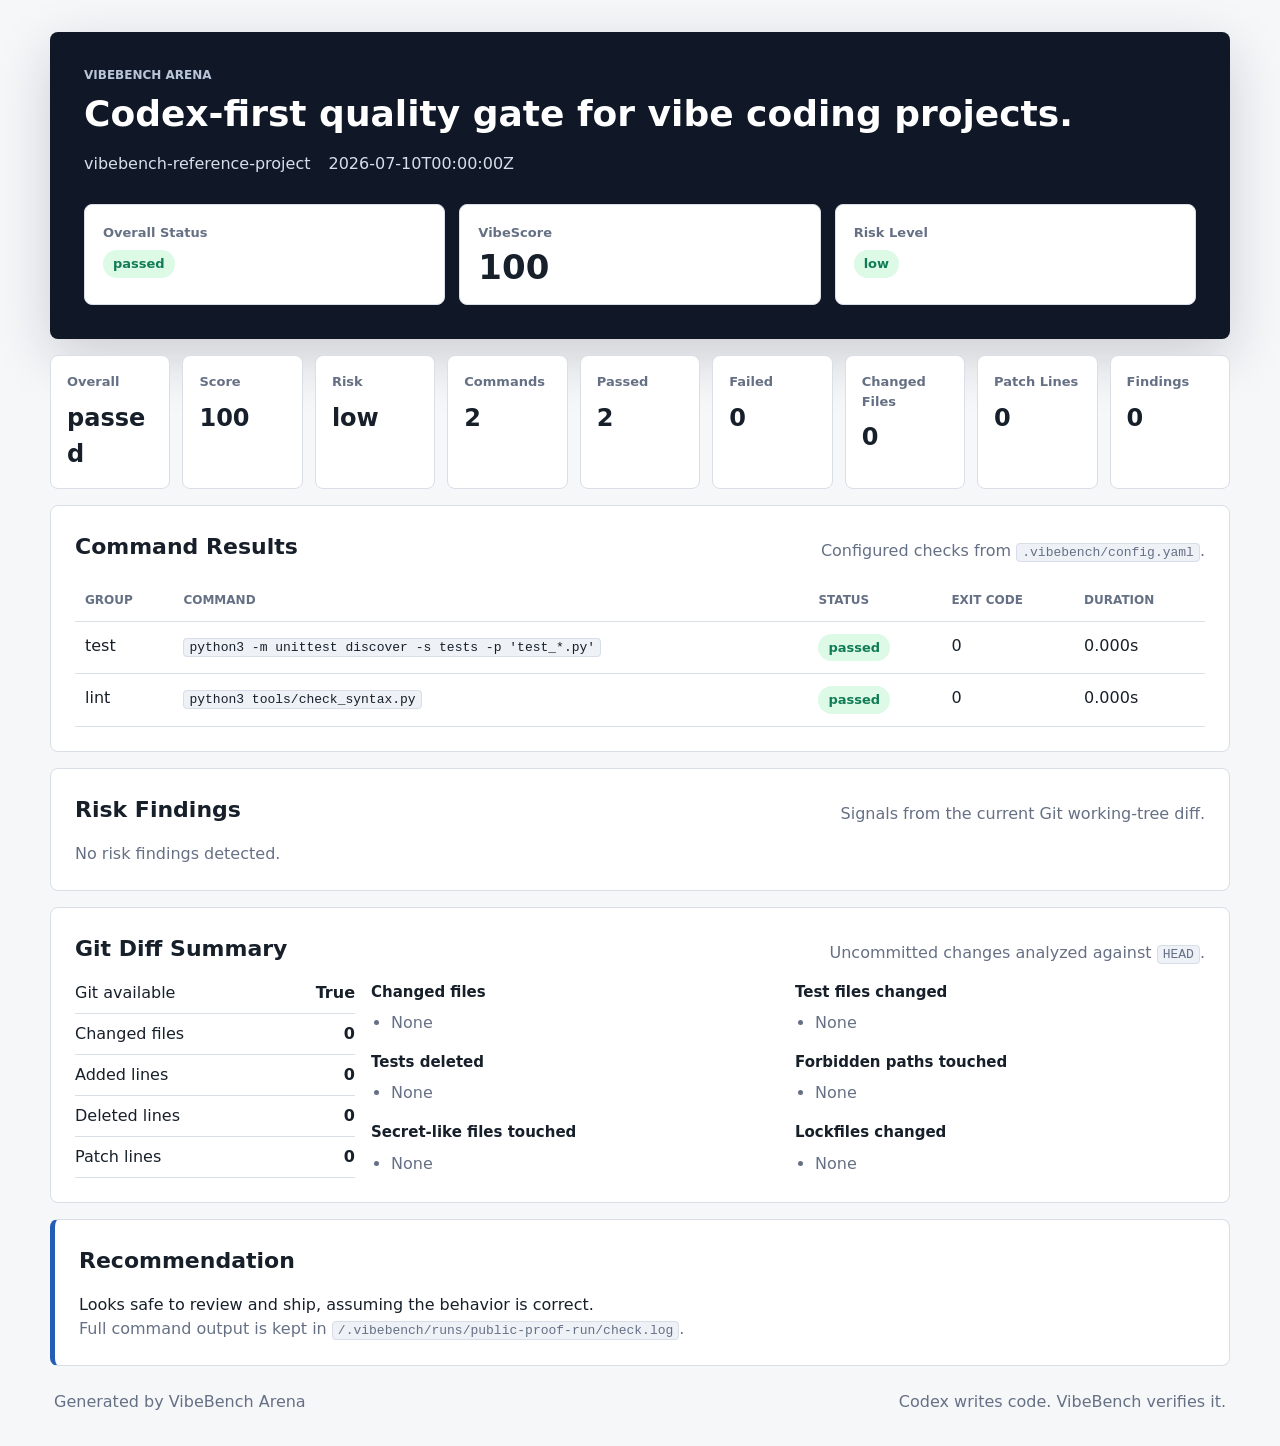
<file: examples/showcase-artifacts/public-proof/report/index.html>
<!doctype html>
<html lang="en">
<head>
  <meta charset="utf-8">
  <meta name="viewport" content="width=device-width, initial-scale=1">
  <title>VibeBench Arena Report - vibebench-reference-project</title>
  <style>

:root {
  color-scheme: light;
  --bg: #f6f7f9;
  --ink: #17202a;
  --muted: #667085;
  --panel: #ffffff;
  --line: #d9dee7;
  --green: #127c56;
  --red: #b42318;
  --yellow: #a15c07;
  --magenta: #9f1f63;
  --blue: #245db8;
}
* { box-sizing: border-box; }
body {
  margin: 0;
  background: var(--bg);
  color: var(--ink);
  font-family: Inter, ui-sans-serif, system-ui, -apple-system, BlinkMacSystemFont, "Segoe UI", sans-serif;
  line-height: 1.5;
}
.page { width: min(1180px, calc(100% - 48px)); margin: 0 auto; padding: 32px 0; }
.hero {
  background: #101828;
  color: white;
  border-radius: 8px;
  padding: 34px;
  box-shadow: 0 18px 55px rgba(16, 24, 40, 0.18);
}
.eyebrow { margin: 0 0 10px; color: #b9c5d8; font-weight: 700; text-transform: uppercase; font-size: 12px; letter-spacing: 0; }
h1 { margin: 0; font-size: 36px; line-height: 1.1; letter-spacing: 0; }
.hero-meta { display: flex; gap: 18px; flex-wrap: wrap; margin-top: 18px; color: #d7deeb; }
.hero-score { display: grid; grid-template-columns: repeat(3, minmax(0, 1fr)); gap: 14px; margin-top: 28px; }
.hero-score > div, .card, .panel { background: var(--panel); border: 1px solid var(--line); border-radius: 8px; }
.hero-score > div { color: var(--ink); padding: 18px; }
.label { display: block; color: var(--muted); font-size: 13px; font-weight: 650; margin-bottom: 8px; }
.hero-score strong { font-size: 34px; line-height: 1; }
.grid { display: grid; gap: 12px; }
.cards { grid-template-columns: repeat(9, minmax(0, 1fr)); margin-top: 16px; }
.card { padding: 16px; min-height: 92px; }
.card strong { display: block; font-size: 24px; margin-top: 6px; overflow-wrap: anywhere; }
.panel { margin-top: 16px; padding: 24px; }
.section-head { display: flex; justify-content: space-between; gap: 18px; align-items: end; margin-bottom: 16px; }
h2 { margin: 0; font-size: 22px; }
p { margin: 0; }
.muted, .section-head p { color: var(--muted); }
code { background: #eef2f7; border: 1px solid #d7deea; border-radius: 4px; padding: 1px 5px; }
table { width: 100%; border-collapse: collapse; }
th, td { text-align: left; border-bottom: 1px solid var(--line); padding: 12px 10px; vertical-align: top; }
th { color: var(--muted); font-size: 12px; text-transform: uppercase; letter-spacing: 0; }
.badge { display: inline-flex; align-items: center; border-radius: 999px; padding: 4px 10px; font-weight: 750; font-size: 13px; }
.badge.passed, .badge.low { background: #dcfae6; color: var(--green); }
.badge.failed, .badge.critical { background: #fee4e2; color: var(--red); }
.badge.medium, .badge.warning { background: #fef0c7; color: var(--yellow); }
.badge.high { background: #fce7f3; color: var(--magenta); }
.findings { display: grid; gap: 12px; }
.finding { border: 1px solid var(--line); border-left: 5px solid var(--blue); border-radius: 8px; padding: 14px; }
.finding.critical { border-left-color: var(--red); }
.finding.high { border-left-color: var(--magenta); }
.finding.warning { border-left-color: var(--yellow); }
.finding.info { border-left-color: var(--blue); }
.finding-head { display: flex; gap: 10px; flex-wrap: wrap; align-items: center; margin-bottom: 8px; }
.path-list { margin: 8px 0 0; padding-left: 20px; color: var(--muted); }
.diff-grid { display: grid; grid-template-columns: 280px 1fr; gap: 16px; }
.metric-list { display: grid; gap: 8px; }
.metric-row { display: flex; justify-content: space-between; gap: 12px; border-bottom: 1px solid var(--line); padding-bottom: 8px; }
.file-groups { display: grid; grid-template-columns: repeat(2, minmax(0, 1fr)); gap: 14px; }
.file-group h3 { margin: 0 0 8px; font-size: 15px; }
.file-group ul { margin: 0; padding-left: 20px; color: var(--muted); }
.recommendation { border-left: 5px solid var(--blue); }
footer { display: flex; justify-content: space-between; gap: 18px; flex-wrap: wrap; color: var(--muted); padding: 24px 4px 0; }
@media (max-width: 900px) {
  .page { width: min(100% - 24px, 1180px); padding: 16px 0; }
  h1 { font-size: 30px; }
  .hero-score, .cards, .diff-grid, .file-groups { grid-template-columns: 1fr; }
  .section-head { display: block; }
  table { display: block; overflow-x: auto; white-space: nowrap; }
}

  </style>
</head>
<body>
  <main class="page">
    <section class="hero">
      <p class="eyebrow">VibeBench Arena</p>
      <h1>Codex-first quality gate for vibe coding projects.</h1>
      <div class="hero-meta">
        <span>vibebench-reference-project</span>
        <span>2026-07-10T00:00:00Z</span>
      </div>
      <div class="hero-score">
        <div>
          <span class="label">Overall Status</span>
          <span class="badge passed">passed</span>
        </div>
        <div>
          <span class="label">VibeScore</span>
          <strong>100</strong>
        </div>
        <div>
          <span class="label">Risk Level</span>
          <span class="badge low">low</span>
        </div>
      </div>
    </section>

    <section class="grid cards">
      <div class="card"><span class="label">Overall</span><strong>passed</strong></div>
      <div class="card"><span class="label">Score</span><strong>100</strong></div>
      <div class="card"><span class="label">Risk</span><strong>low</strong></div>
      <div class="card"><span class="label">Commands</span><strong>2</strong></div>
      <div class="card"><span class="label">Passed</span><strong>2</strong></div>
      <div class="card"><span class="label">Failed</span><strong>0</strong></div>
      <div class="card"><span class="label">Changed Files</span><strong>0</strong></div>
      <div class="card"><span class="label">Patch Lines</span><strong>0</strong></div>
      <div class="card"><span class="label">Findings</span><strong>0</strong></div>
    </section>

    <section class="panel">
      <div class="section-head">
        <h2>Command Results</h2>
        <p>Configured checks from <code>.vibebench/config.yaml</code>.</p>
      </div>
      <table><thead><tr><th>Group</th><th>Command</th><th>Status</th><th>Exit Code</th><th>Duration</th></tr></thead><tbody><tr><td>test</td><td><code>python3 -m unittest discover -s tests -p &#x27;test_*.py&#x27;</code></td><td><span class="badge passed">passed</span></td><td>0</td><td>0.000s</td></tr><tr><td>lint</td><td><code>python3 tools/check_syntax.py</code></td><td><span class="badge passed">passed</span></td><td>0</td><td>0.000s</td></tr></tbody></table>
    </section>

    <section class="panel">
      <div class="section-head">
        <h2>Risk Findings</h2>
        <p>Signals from the current Git working-tree diff.</p>
      </div>
      <p class="muted">No risk findings detected.</p>
    </section>

    <section class="panel">
      <div class="section-head">
        <h2>Git Diff Summary</h2>
        <p>Uncommitted changes analyzed against <code>HEAD</code>.</p>
      </div>
      <div class="diff-grid"><div class="metric-list"><div class="metric-row"><span>Git available</span><strong>True</strong></div><div class="metric-row"><span>Changed files</span><strong>0</strong></div><div class="metric-row"><span>Added lines</span><strong>0</strong></div><div class="metric-row"><span>Deleted lines</span><strong>0</strong></div><div class="metric-row"><span>Patch lines</span><strong>0</strong></div></div><div class="file-groups"><div class="file-group"><h3>Changed files</h3><ul><li class="muted">None</li></ul></div><div class="file-group"><h3>Test files changed</h3><ul><li class="muted">None</li></ul></div><div class="file-group"><h3>Tests deleted</h3><ul><li class="muted">None</li></ul></div><div class="file-group"><h3>Forbidden paths touched</h3><ul><li class="muted">None</li></ul></div><div class="file-group"><h3>Secret-like files touched</h3><ul><li class="muted">None</li></ul></div><div class="file-group"><h3>Lockfiles changed</h3><ul><li class="muted">None</li></ul></div></div></div>
    </section>

    <section class="panel recommendation">
      <div class="section-head">
        <h2>Recommendation</h2>
      </div>
      <p>Looks safe to review and ship, assuming the behavior is correct.</p>
      <p class="muted">Full command output is kept in <code><reference-project>/.vibebench/runs/public-proof-run/check.log</code>.</p>
    </section>

    <footer>
      <span>Generated by VibeBench Arena</span>
      <span>Codex writes code. VibeBench verifies it.</span>
    </footer>
  </main>
</body>
</html>
</file>
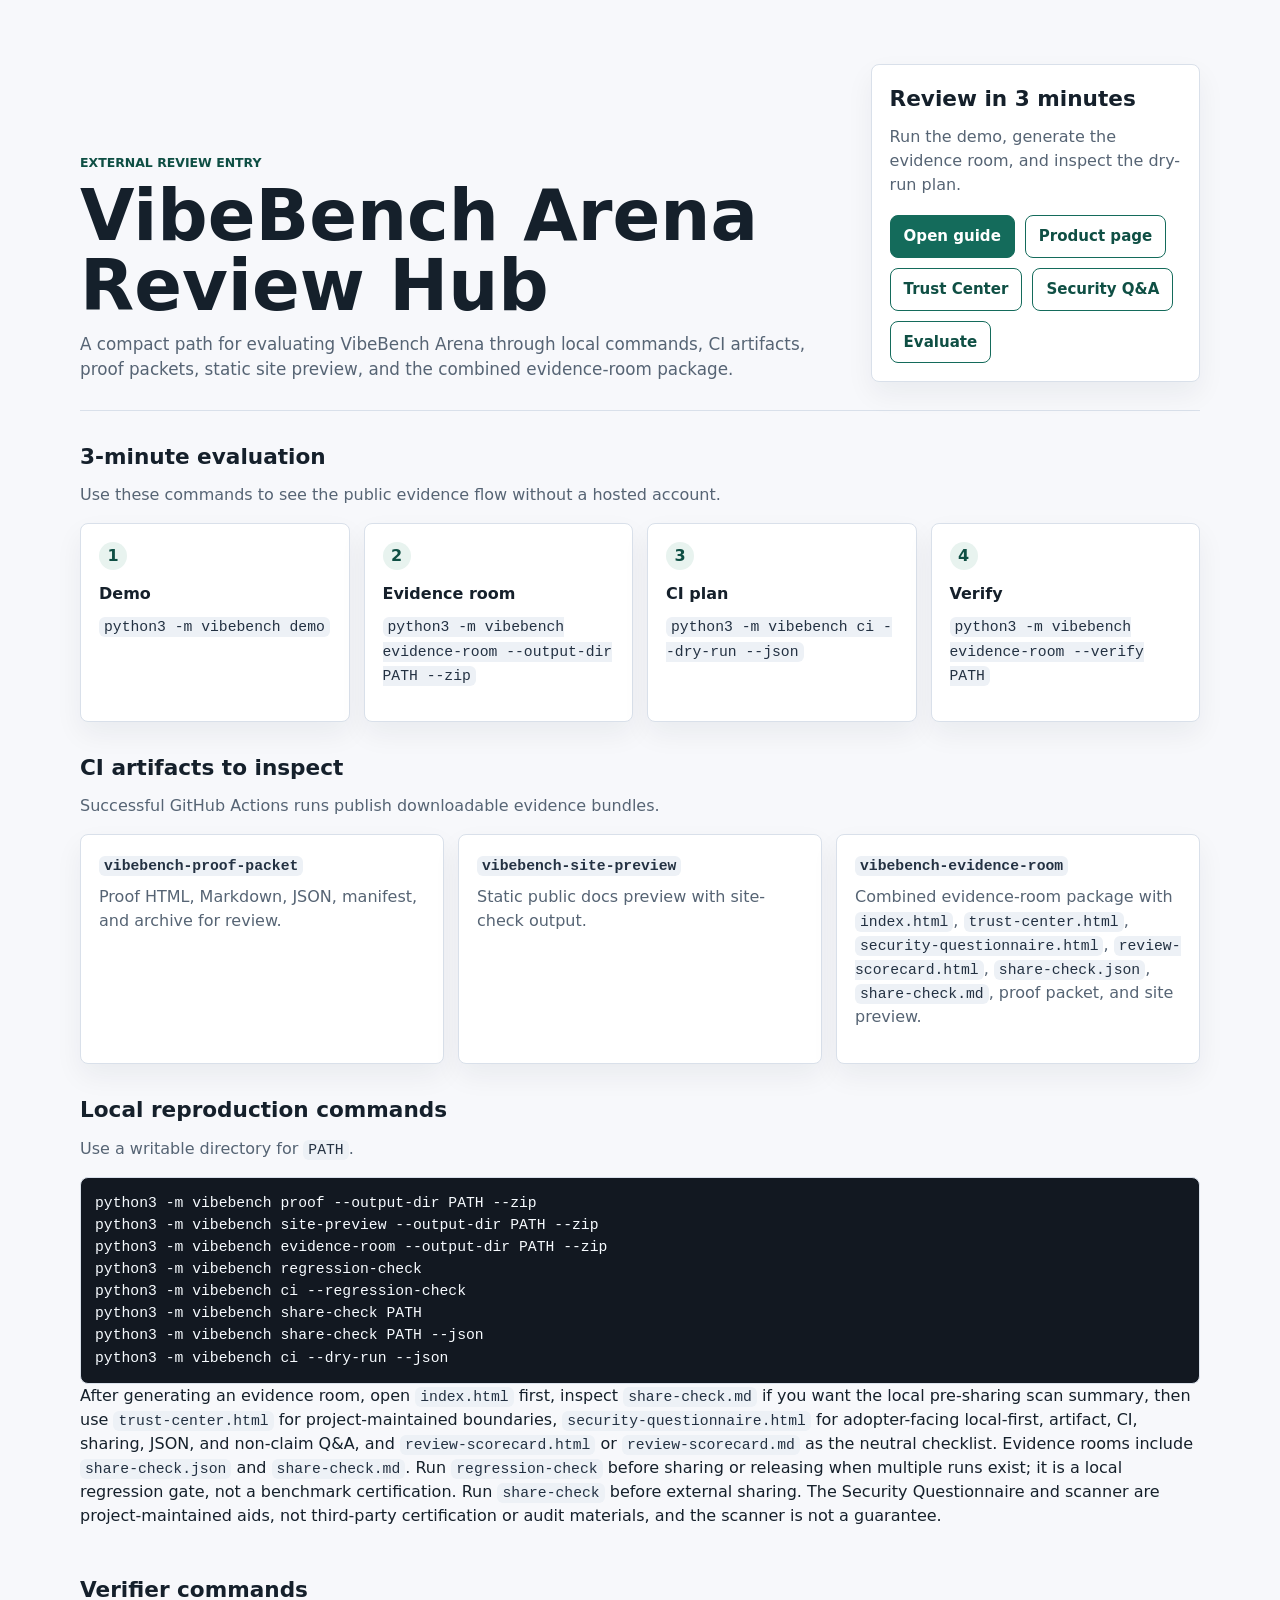
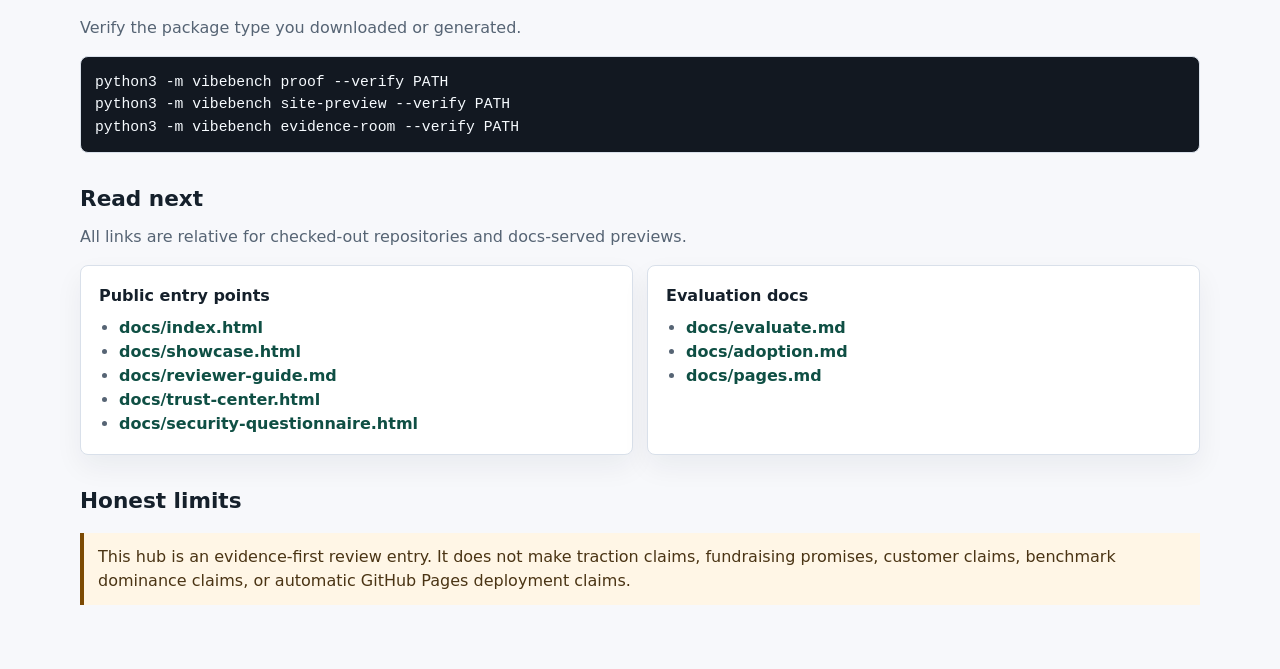
<file: docs/review-hub.html>
<!doctype html>
<html lang="en">
<head>
  <meta charset="utf-8">
  <meta name="viewport" content="width=device-width, initial-scale=1">
  <title>VibeBench Arena Review Hub</title>
  <style>
    :root {
      color-scheme: light;
      --bg: #f7f8fb;
      --panel: #ffffff;
      --ink: #15202b;
      --muted: #566474;
      --line: #d9e0ea;
      --accent: #146b5b;
      --accent-strong: #0f4f44;
      --soft: #e8f3ef;
      --warn: #7c4a03;
    }

    * {
      box-sizing: border-box;
    }

    body {
      margin: 0;
      background: var(--bg);
      color: var(--ink);
      font-family: ui-sans-serif, system-ui, -apple-system, BlinkMacSystemFont, "Segoe UI", sans-serif;
      line-height: 1.5;
    }

    .page {
      width: min(1120px, calc(100% - 32px));
      margin: 0 auto;
      padding: 32px 0 48px;
    }

    header {
      display: grid;
      gap: 22px;
      grid-template-columns: minmax(0, 1.4fr) minmax(280px, 0.6fr);
      align-items: end;
      padding: 32px 0 28px;
      border-bottom: 1px solid var(--line);
    }

    .eyebrow {
      margin: 0 0 8px;
      color: var(--accent-strong);
      font-size: 0.78rem;
      font-weight: 800;
      letter-spacing: 0;
      text-transform: uppercase;
    }

    h1,
    h2,
    h3,
    p {
      margin-top: 0;
    }

    h1 {
      margin-bottom: 10px;
      font-size: clamp(2.2rem, 6vw, 4.4rem);
      line-height: 1;
      letter-spacing: 0;
    }

    h2 {
      margin-bottom: 10px;
      font-size: 1.35rem;
      letter-spacing: 0;
    }

    h3 {
      margin-bottom: 8px;
      font-size: 1rem;
      letter-spacing: 0;
    }

    .subtitle {
      max-width: 760px;
      margin-bottom: 0;
      color: var(--muted);
      font-size: 1.05rem;
    }

    .quick-card,
    .card {
      border: 1px solid var(--line);
      border-radius: 8px;
      background: var(--panel);
      box-shadow: 0 12px 28px rgba(21, 32, 43, 0.06);
    }

    .quick-card {
      padding: 18px;
    }

    .quick-card p {
      color: var(--muted);
    }

    .button-row {
      display: flex;
      flex-wrap: wrap;
      gap: 10px;
      margin-top: 18px;
    }

    a {
      color: var(--accent-strong);
      font-weight: 700;
      text-decoration: none;
    }

    a:hover {
      text-decoration: underline;
    }

    .button {
      display: inline-flex;
      align-items: center;
      justify-content: center;
      min-height: 40px;
      padding: 9px 13px;
      border: 1px solid var(--accent);
      border-radius: 8px;
      background: var(--panel);
      color: var(--accent-strong);
      font-size: 0.94rem;
      text-decoration: none;
    }

    .button.primary {
      background: var(--accent);
      color: #ffffff;
    }

    section {
      padding: 30px 0 0;
    }

    .section-head {
      max-width: 760px;
      margin-bottom: 16px;
    }

    .section-head p {
      color: var(--muted);
    }

    .grid {
      display: grid;
      gap: 14px;
    }

    .steps {
      grid-template-columns: repeat(4, minmax(0, 1fr));
    }

    .three {
      grid-template-columns: repeat(3, minmax(0, 1fr));
    }

    .two {
      grid-template-columns: repeat(2, minmax(0, 1fr));
    }

    .card {
      padding: 18px;
    }

    .card p,
    .card li {
      color: var(--muted);
    }

    .step-number {
      display: inline-flex;
      width: 28px;
      height: 28px;
      align-items: center;
      justify-content: center;
      margin-bottom: 12px;
      border-radius: 999px;
      background: var(--soft);
      color: var(--accent-strong);
      font-weight: 800;
    }

    code {
      overflow-wrap: anywhere;
      border-radius: 6px;
      background: #edf1f6;
      padding: 2px 5px;
      color: #233142;
      font-family: ui-monospace, SFMono-Regular, Menlo, Consolas, "Liberation Mono", monospace;
      font-size: 0.92em;
    }

    pre {
      overflow: auto;
      margin: 0;
      border: 1px solid var(--line);
      border-radius: 8px;
      background: #121821;
      padding: 14px;
      color: #f7fbff;
    }

    pre code {
      background: transparent;
      color: inherit;
      padding: 0;
    }

    ul {
      margin: 0;
      padding-left: 20px;
    }

    .note {
      border-left: 4px solid var(--warn);
      padding: 12px 14px;
      background: #fff6e6;
      color: #4a3414;
    }

    @media (max-width: 820px) {
      header,
      .steps,
      .three,
      .two {
        grid-template-columns: 1fr;
      }
    }
  </style>
</head>
<body>
  <main class="page">
    <header>
      <div>
        <p class="eyebrow">External review entry</p>
        <h1>VibeBench Arena Review Hub</h1>
        <p class="subtitle">
          A compact path for evaluating VibeBench Arena through local commands,
          CI artifacts, proof packets, static site preview, and the combined
          evidence-room package.
        </p>
      </div>
      <aside class="quick-card" aria-label="Fast evaluation path">
        <h2>Review in 3 minutes</h2>
        <p>Run the demo, generate the evidence room, and inspect the dry-run plan.</p>
        <div class="button-row">
          <a class="button primary" href="reviewer-guide.md">Open guide</a>
          <a class="button" href="showcase.html">Product page</a>
          <a class="button" href="trust-center.html">Trust Center</a>
          <a class="button" href="security-questionnaire.html">Security Q&amp;A</a>
          <a class="button" href="evaluate.md">Evaluate</a>
        </div>
      </aside>
    </header>

    <section aria-labelledby="path-title">
      <div class="section-head">
        <h2 id="path-title">3-minute evaluation</h2>
        <p>Use these commands to see the public evidence flow without a hosted account.</p>
      </div>
      <div class="grid steps">
        <article class="card">
          <span class="step-number">1</span>
          <h3>Demo</h3>
          <p><code>python3 -m vibebench demo</code></p>
        </article>
        <article class="card">
          <span class="step-number">2</span>
          <h3>Evidence room</h3>
          <p><code>python3 -m vibebench evidence-room --output-dir PATH --zip</code></p>
        </article>
        <article class="card">
          <span class="step-number">3</span>
          <h3>CI plan</h3>
          <p><code>python3 -m vibebench ci --dry-run --json</code></p>
        </article>
        <article class="card">
          <span class="step-number">4</span>
          <h3>Verify</h3>
          <p><code>python3 -m vibebench evidence-room --verify PATH</code></p>
        </article>
      </div>
    </section>

    <section aria-labelledby="artifacts-title">
      <div class="section-head">
        <h2 id="artifacts-title">CI artifacts to inspect</h2>
        <p>Successful GitHub Actions runs publish downloadable evidence bundles.</p>
      </div>
      <div class="grid three">
        <article class="card">
          <h3><code>vibebench-proof-packet</code></h3>
          <p>Proof HTML, Markdown, JSON, manifest, and archive for review.</p>
        </article>
        <article class="card">
          <h3><code>vibebench-site-preview</code></h3>
          <p>Static public docs preview with site-check output.</p>
        </article>
        <article class="card">
          <h3><code>vibebench-evidence-room</code></h3>
          <p>Combined evidence-room package with <code>index.html</code>, <code>trust-center.html</code>, <code>security-questionnaire.html</code>, <code>review-scorecard.html</code>, <code>share-check.json</code>, <code>share-check.md</code>, proof packet, and site preview.</p>
        </article>
      </div>
    </section>

    <section aria-labelledby="commands-title">
      <div class="section-head">
        <h2 id="commands-title">Local reproduction commands</h2>
        <p>Use a writable directory for <code>PATH</code>.</p>
      </div>
      <pre><code>python3 -m vibebench proof --output-dir PATH --zip
python3 -m vibebench site-preview --output-dir PATH --zip
python3 -m vibebench evidence-room --output-dir PATH --zip
python3 -m vibebench regression-check
python3 -m vibebench ci --regression-check
python3 -m vibebench share-check PATH
python3 -m vibebench share-check PATH --json
python3 -m vibebench ci --dry-run --json</code></pre>
      <p>After generating an evidence room, open <code>index.html</code> first, inspect <code>share-check.md</code> if you want the local pre-sharing scan summary, then use <code>trust-center.html</code> for project-maintained boundaries, <code>security-questionnaire.html</code> for adopter-facing local-first, artifact, CI, sharing, JSON, and non-claim Q&amp;A, and <code>review-scorecard.html</code> or <code>review-scorecard.md</code> as the neutral checklist. Evidence rooms include <code>share-check.json</code> and <code>share-check.md</code>. Run <code>regression-check</code> before sharing or releasing when multiple runs exist; it is a local regression gate, not a benchmark certification. Run <code>share-check</code> before external sharing. The Security Questionnaire and scanner are project-maintained aids, not third-party certification or audit materials, and the scanner is not a guarantee.</p>
    </section>

    <section aria-labelledby="verify-title">
      <div class="section-head">
        <h2 id="verify-title">Verifier commands</h2>
        <p>Verify the package type you downloaded or generated.</p>
      </div>
      <pre><code>python3 -m vibebench proof --verify PATH
python3 -m vibebench site-preview --verify PATH
python3 -m vibebench evidence-room --verify PATH</code></pre>
    </section>

    <section aria-labelledby="links-title">
      <div class="section-head">
        <h2 id="links-title">Read next</h2>
        <p>All links are relative for checked-out repositories and docs-served previews.</p>
      </div>
      <div class="grid two">
        <article class="card">
          <h3>Public entry points</h3>
          <ul>
            <li><a href="index.html">docs/index.html</a></li>
            <li><a href="showcase.html">docs/showcase.html</a></li>
            <li><a href="reviewer-guide.md">docs/reviewer-guide.md</a></li>
            <li><a href="trust-center.html">docs/trust-center.html</a></li>
            <li><a href="security-questionnaire.html">docs/security-questionnaire.html</a></li>
          </ul>
        </article>
        <article class="card">
          <h3>Evaluation docs</h3>
          <ul>
            <li><a href="evaluate.md">docs/evaluate.md</a></li>
            <li><a href="adoption.md">docs/adoption.md</a></li>
            <li><a href="pages.md">docs/pages.md</a></li>
          </ul>
        </article>
      </div>
    </section>

    <section aria-labelledby="limits-title">
      <div class="section-head">
        <h2 id="limits-title">Honest limits</h2>
      </div>
      <p class="note">
        This hub is an evidence-first review entry. It does not make traction
        claims, fundraising promises, customer claims, benchmark dominance
        claims, or automatic GitHub Pages deployment claims.
      </p>
    </section>
  </main>
</body>
</html>
</file>
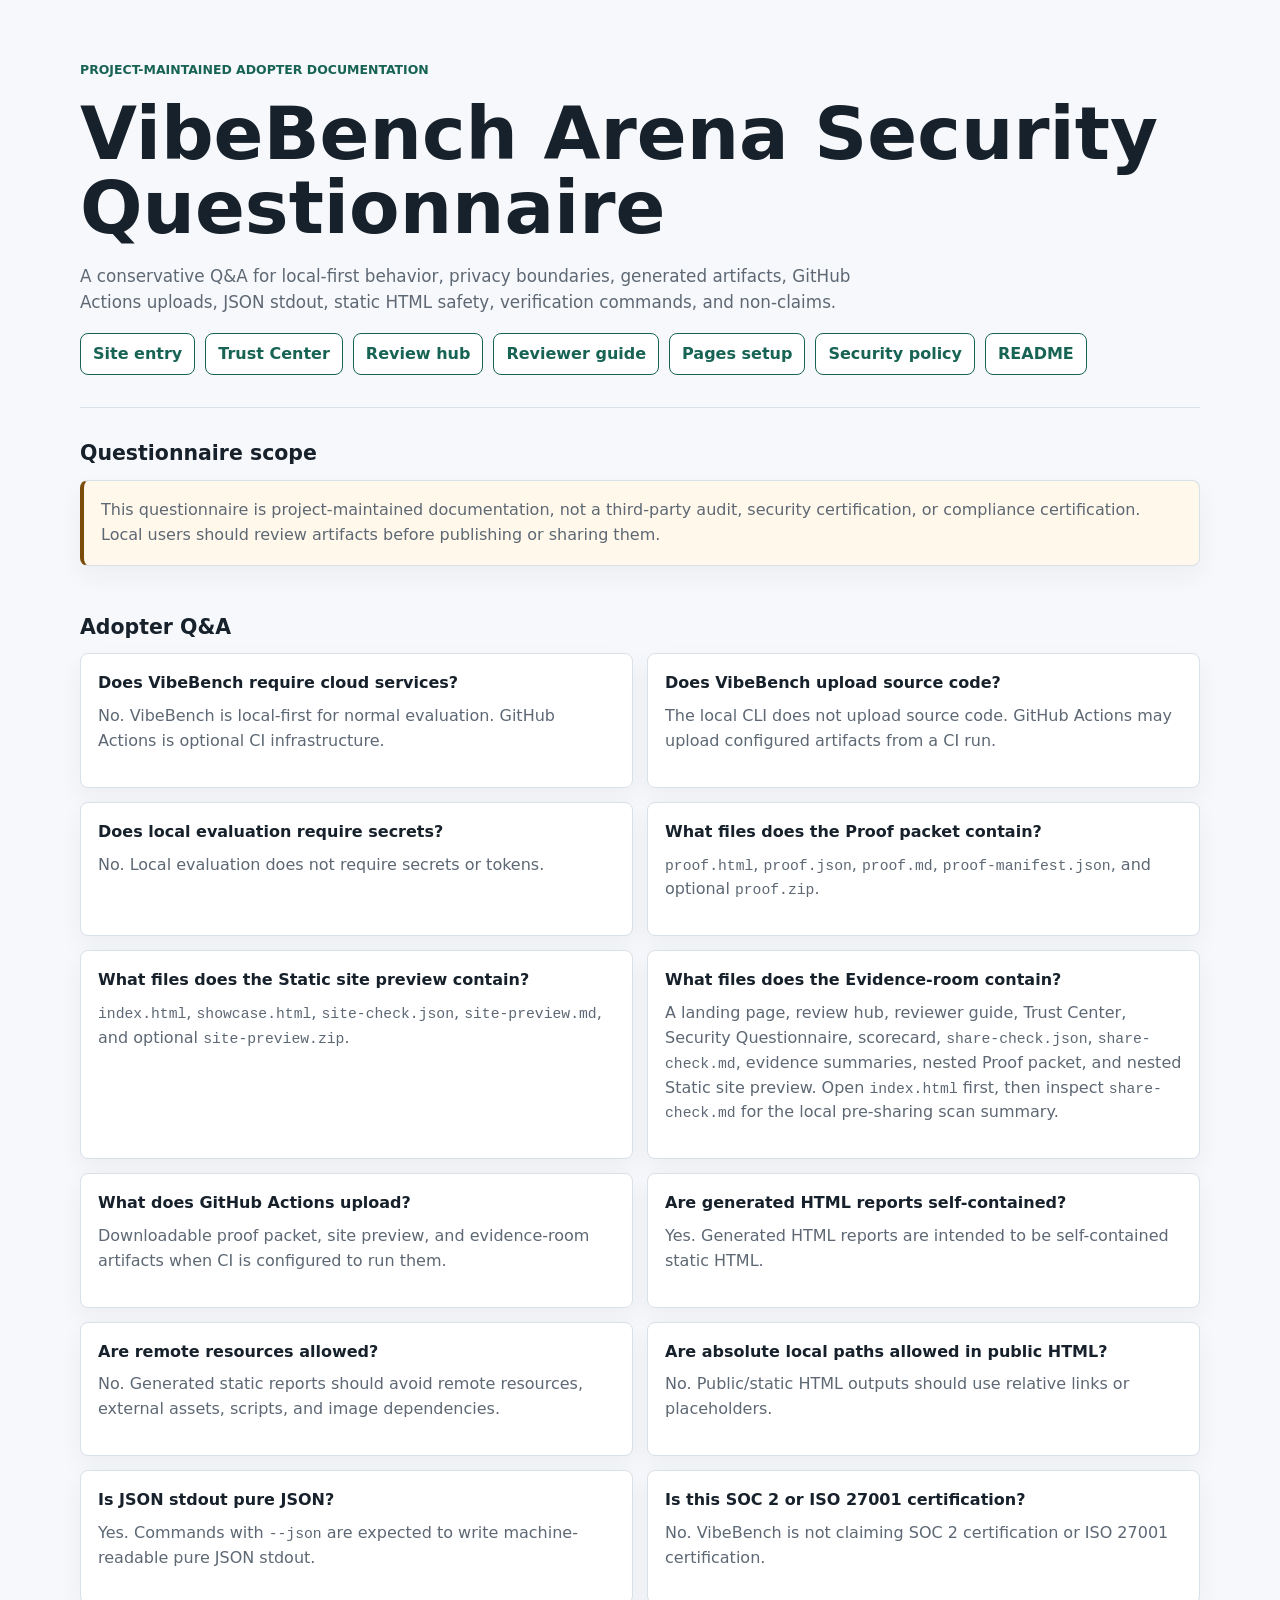
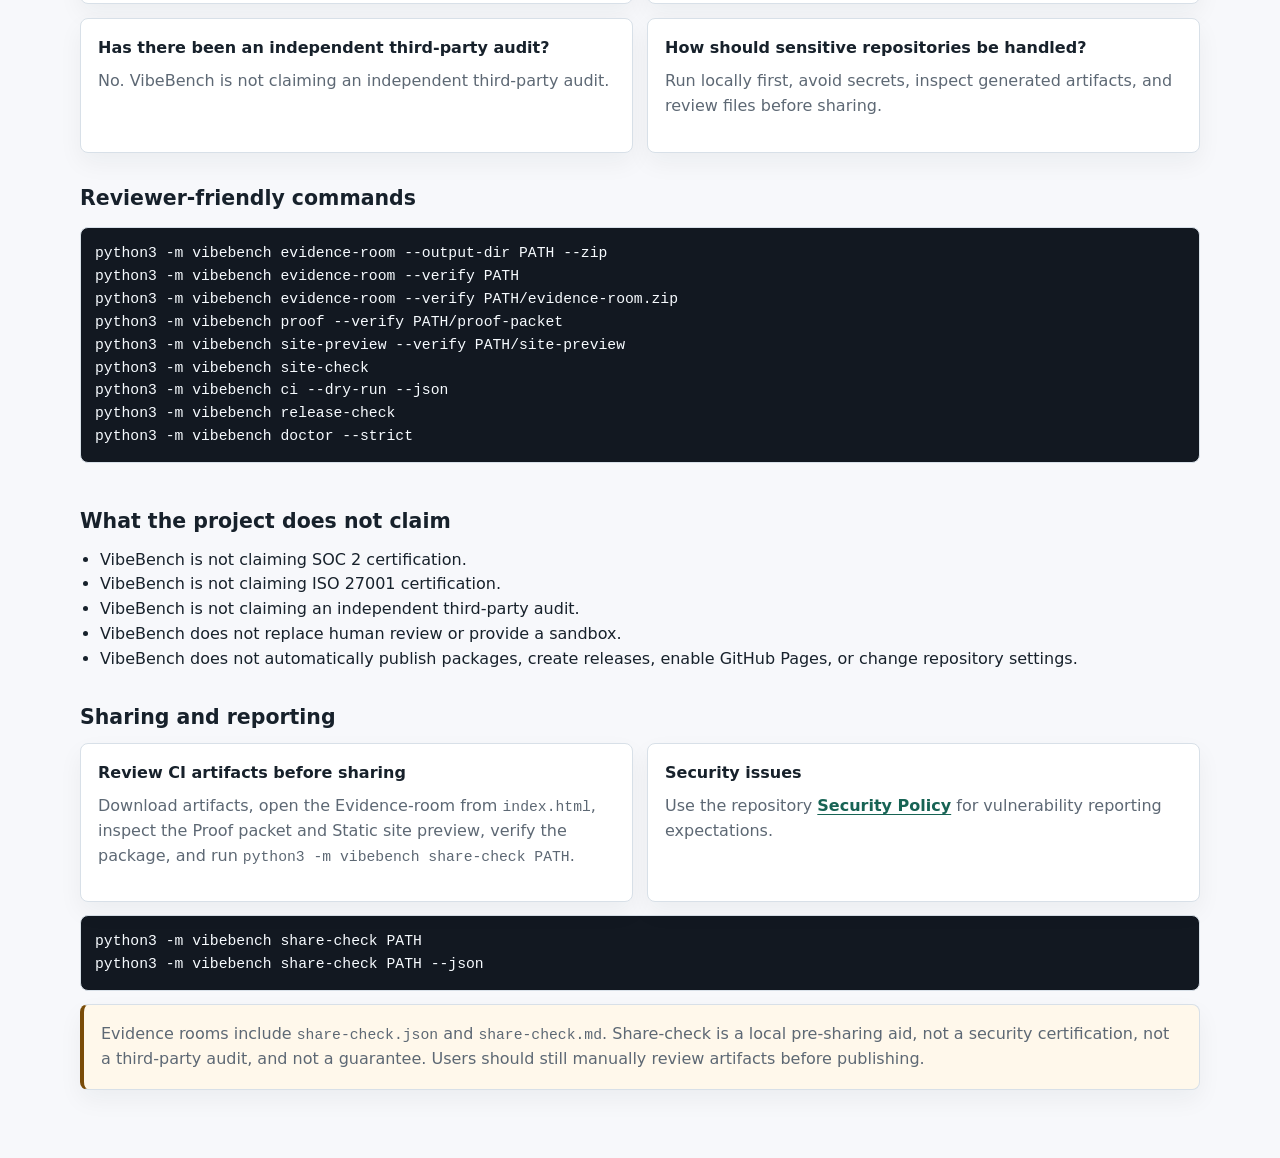
<file: docs/security-questionnaire.html>
<!doctype html>
<html lang="en">
<head>
  <meta charset="utf-8">
  <meta name="viewport" content="width=device-width, initial-scale=1">
  <title>VibeBench Arena Security Questionnaire</title>
  <style>
    :root {
      color-scheme: light;
      --bg: #f7f8fb;
      --panel: #ffffff;
      --ink: #17212b;
      --muted: #5d6874;
      --line: #d8e0e8;
      --accent: #176354;
      --accent-soft: #e8f3ef;
      --warn: #7a4c08;
    }

    * {
      box-sizing: border-box;
    }

    body {
      margin: 0;
      background: var(--bg);
      color: var(--ink);
      font-family: ui-sans-serif, system-ui, -apple-system, BlinkMacSystemFont, "Segoe UI", sans-serif;
      line-height: 1.55;
    }

    .page {
      width: min(1120px, calc(100% - 32px));
      margin: 0 auto;
      padding: 34px 0 52px;
    }

    header {
      display: grid;
      gap: 18px;
      padding: 26px 0 32px;
      border-bottom: 1px solid var(--line);
    }

    .eyebrow {
      margin: 0;
      color: var(--accent);
      font-size: 0.78rem;
      font-weight: 800;
      letter-spacing: 0;
      text-transform: uppercase;
    }

    h1,
    h2,
    h3,
    p {
      margin-top: 0;
    }

    h1 {
      margin-bottom: 0;
      font-size: clamp(2.3rem, 6vw, 4.6rem);
      line-height: 1;
      letter-spacing: 0;
    }

    h2 {
      margin-bottom: 10px;
      font-size: 1.28rem;
      letter-spacing: 0;
    }

    h3 {
      margin-bottom: 8px;
      font-size: 1rem;
      letter-spacing: 0;
    }

    .subtitle {
      max-width: 820px;
      margin-bottom: 0;
      color: var(--muted);
      font-size: 1.05rem;
    }

    nav {
      display: flex;
      flex-wrap: wrap;
      gap: 10px;
    }

    a {
      color: var(--accent);
      font-weight: 750;
      text-decoration-thickness: 0.08em;
      text-underline-offset: 0.18em;
    }

    .button {
      display: inline-flex;
      min-height: 40px;
      align-items: center;
      justify-content: center;
      border: 1px solid var(--accent);
      border-radius: 8px;
      padding: 8px 12px;
      background: var(--panel);
      text-decoration: none;
    }

    section {
      padding: 30px 0 0;
    }

    .grid {
      display: grid;
      gap: 14px;
      grid-template-columns: repeat(2, minmax(0, 1fr));
    }

    .card,
    .notice {
      border: 1px solid var(--line);
      border-radius: 8px;
      background: var(--panel);
      padding: 17px;
      box-shadow: 0 10px 24px rgba(23, 33, 43, 0.05);
    }

    .card p,
    .card li,
    .notice {
      color: var(--muted);
    }

    .notice {
      border-left: 4px solid var(--warn);
      background: #fff8eb;
    }

    ul {
      margin: 0;
      padding-left: 20px;
    }

    pre {
      overflow: auto;
      border: 1px solid var(--line);
      border-radius: 8px;
      background: #121821;
      padding: 14px;
      color: #f7fbff;
    }

    code {
      overflow-wrap: anywhere;
      font-family: ui-monospace, SFMono-Regular, Menlo, Consolas, "Liberation Mono", monospace;
      font-size: 0.92em;
    }

    .links {
      grid-template-columns: repeat(4, minmax(0, 1fr));
    }

    @media (max-width: 860px) {
      .grid,
      .links {
        grid-template-columns: 1fr;
      }
    }
  </style>
</head>
<body>
  <main class="page">
    <header>
      <p class="eyebrow">Project-maintained adopter documentation</p>
      <h1>VibeBench Arena Security Questionnaire</h1>
      <p class="subtitle">
        A conservative Q&amp;A for local-first behavior, privacy boundaries,
        generated artifacts, GitHub Actions uploads, JSON stdout, static HTML
        safety, verification commands, and non-claims.
      </p>
      <nav aria-label="Security questionnaire links">
        <a class="button" href="index.html">Site entry</a>
        <a class="button" href="trust-center.html">Trust Center</a>
        <a class="button" href="review-hub.html">Review hub</a>
        <a class="button" href="reviewer-guide.md">Reviewer guide</a>
        <a class="button" href="pages.md">Pages setup</a>
        <a class="button" href="../SECURITY.md">Security policy</a>
        <a class="button" href="../README.md">README</a>
      </nav>
    </header>

    <section aria-labelledby="scope-title">
      <h2 id="scope-title">Questionnaire scope</h2>
      <p class="notice">
        This questionnaire is project-maintained documentation, not a third-party audit,
        security certification, or compliance certification. Local users should
        review artifacts before publishing or sharing them.
      </p>
    </section>

    <section aria-labelledby="qa-title">
      <h2 id="qa-title">Adopter Q&amp;A</h2>
      <div class="grid">
        <article class="card">
          <h3>Does VibeBench require cloud services?</h3>
          <p>No. VibeBench is local-first for normal evaluation. GitHub Actions is optional CI infrastructure.</p>
        </article>
        <article class="card">
          <h3>Does VibeBench upload source code?</h3>
          <p>The local CLI does not upload source code. GitHub Actions may upload configured artifacts from a CI run.</p>
        </article>
        <article class="card">
          <h3>Does local evaluation require secrets?</h3>
          <p>No. Local evaluation does not require secrets or tokens.</p>
        </article>
        <article class="card">
          <h3>What files does the Proof packet contain?</h3>
          <p><code>proof.html</code>, <code>proof.json</code>, <code>proof.md</code>, <code>proof-manifest.json</code>, and optional <code>proof.zip</code>.</p>
        </article>
        <article class="card">
          <h3>What files does the Static site preview contain?</h3>
          <p><code>index.html</code>, <code>showcase.html</code>, <code>site-check.json</code>, <code>site-preview.md</code>, and optional <code>site-preview.zip</code>.</p>
        </article>
        <article class="card">
          <h3>What files does the Evidence-room contain?</h3>
          <p>A landing page, review hub, reviewer guide, Trust Center, Security Questionnaire, scorecard, <code>share-check.json</code>, <code>share-check.md</code>, evidence summaries, nested Proof packet, and nested Static site preview. Open <code>index.html</code> first, then inspect <code>share-check.md</code> for the local pre-sharing scan summary.</p>
        </article>
        <article class="card">
          <h3>What does GitHub Actions upload?</h3>
          <p>Downloadable proof packet, site preview, and evidence-room artifacts when CI is configured to run them.</p>
        </article>
        <article class="card">
          <h3>Are generated HTML reports self-contained?</h3>
          <p>Yes. Generated HTML reports are intended to be self-contained static HTML.</p>
        </article>
        <article class="card">
          <h3>Are remote resources allowed?</h3>
          <p>No. Generated static reports should avoid remote resources, external assets, scripts, and image dependencies.</p>
        </article>
        <article class="card">
          <h3>Are absolute local paths allowed in public HTML?</h3>
          <p>No. Public/static HTML outputs should use relative links or placeholders.</p>
        </article>
        <article class="card">
          <h3>Is JSON stdout pure JSON?</h3>
          <p>Yes. Commands with <code>--json</code> are expected to write machine-readable pure JSON stdout.</p>
        </article>
        <article class="card">
          <h3>Is this SOC 2 or ISO 27001 certification?</h3>
          <p>No. VibeBench is not claiming SOC 2 certification or ISO 27001 certification.</p>
        </article>
        <article class="card">
          <h3>Has there been an independent third-party audit?</h3>
          <p>No. VibeBench is not claiming an independent third-party audit.</p>
        </article>
        <article class="card">
          <h3>How should sensitive repositories be handled?</h3>
          <p>Run locally first, avoid secrets, inspect generated artifacts, and review files before sharing.</p>
        </article>
      </div>
    </section>

    <section aria-labelledby="commands-title">
      <h2 id="commands-title">Reviewer-friendly commands</h2>
      <pre><code>python3 -m vibebench evidence-room --output-dir PATH --zip
python3 -m vibebench evidence-room --verify PATH
python3 -m vibebench evidence-room --verify PATH/evidence-room.zip
python3 -m vibebench proof --verify PATH/proof-packet
python3 -m vibebench site-preview --verify PATH/site-preview
python3 -m vibebench site-check
python3 -m vibebench ci --dry-run --json
python3 -m vibebench release-check
python3 -m vibebench doctor --strict</code></pre>
    </section>

    <section aria-labelledby="limits-title">
      <h2 id="limits-title">What the project does not claim</h2>
      <ul>
        <li>VibeBench is not claiming SOC 2 certification.</li>
        <li>VibeBench is not claiming ISO 27001 certification.</li>
        <li>VibeBench is not claiming an independent third-party audit.</li>
        <li>VibeBench does not replace human review or provide a sandbox.</li>
        <li>VibeBench does not automatically publish packages, create releases, enable GitHub Pages, or change repository settings.</li>
      </ul>
    </section>

    <section aria-labelledby="sharing-title">
      <h2 id="sharing-title">Sharing and reporting</h2>
      <div class="grid">
        <article class="card">
          <h3>Review CI artifacts before sharing</h3>
          <p>Download artifacts, open the Evidence-room from <code>index.html</code>, inspect the Proof packet and Static site preview, verify the package, and run <code>python3 -m vibebench share-check PATH</code>.</p>
        </article>
        <article class="card">
          <h3>Security issues</h3>
          <p>Use the repository <a href="../SECURITY.md">Security Policy</a> for vulnerability reporting expectations.</p>
        </article>
      </div>
      <pre><code>python3 -m vibebench share-check PATH
python3 -m vibebench share-check PATH --json</code></pre>
      <p class="notice">
        Evidence rooms include <code>share-check.json</code> and <code>share-check.md</code>.
        Share-check is a local pre-sharing aid, not a security certification,
        not a third-party audit, and not a guarantee. Users should still
        manually review artifacts before publishing.
      </p>
    </section>
  </main>
</body>
</html>
</file>
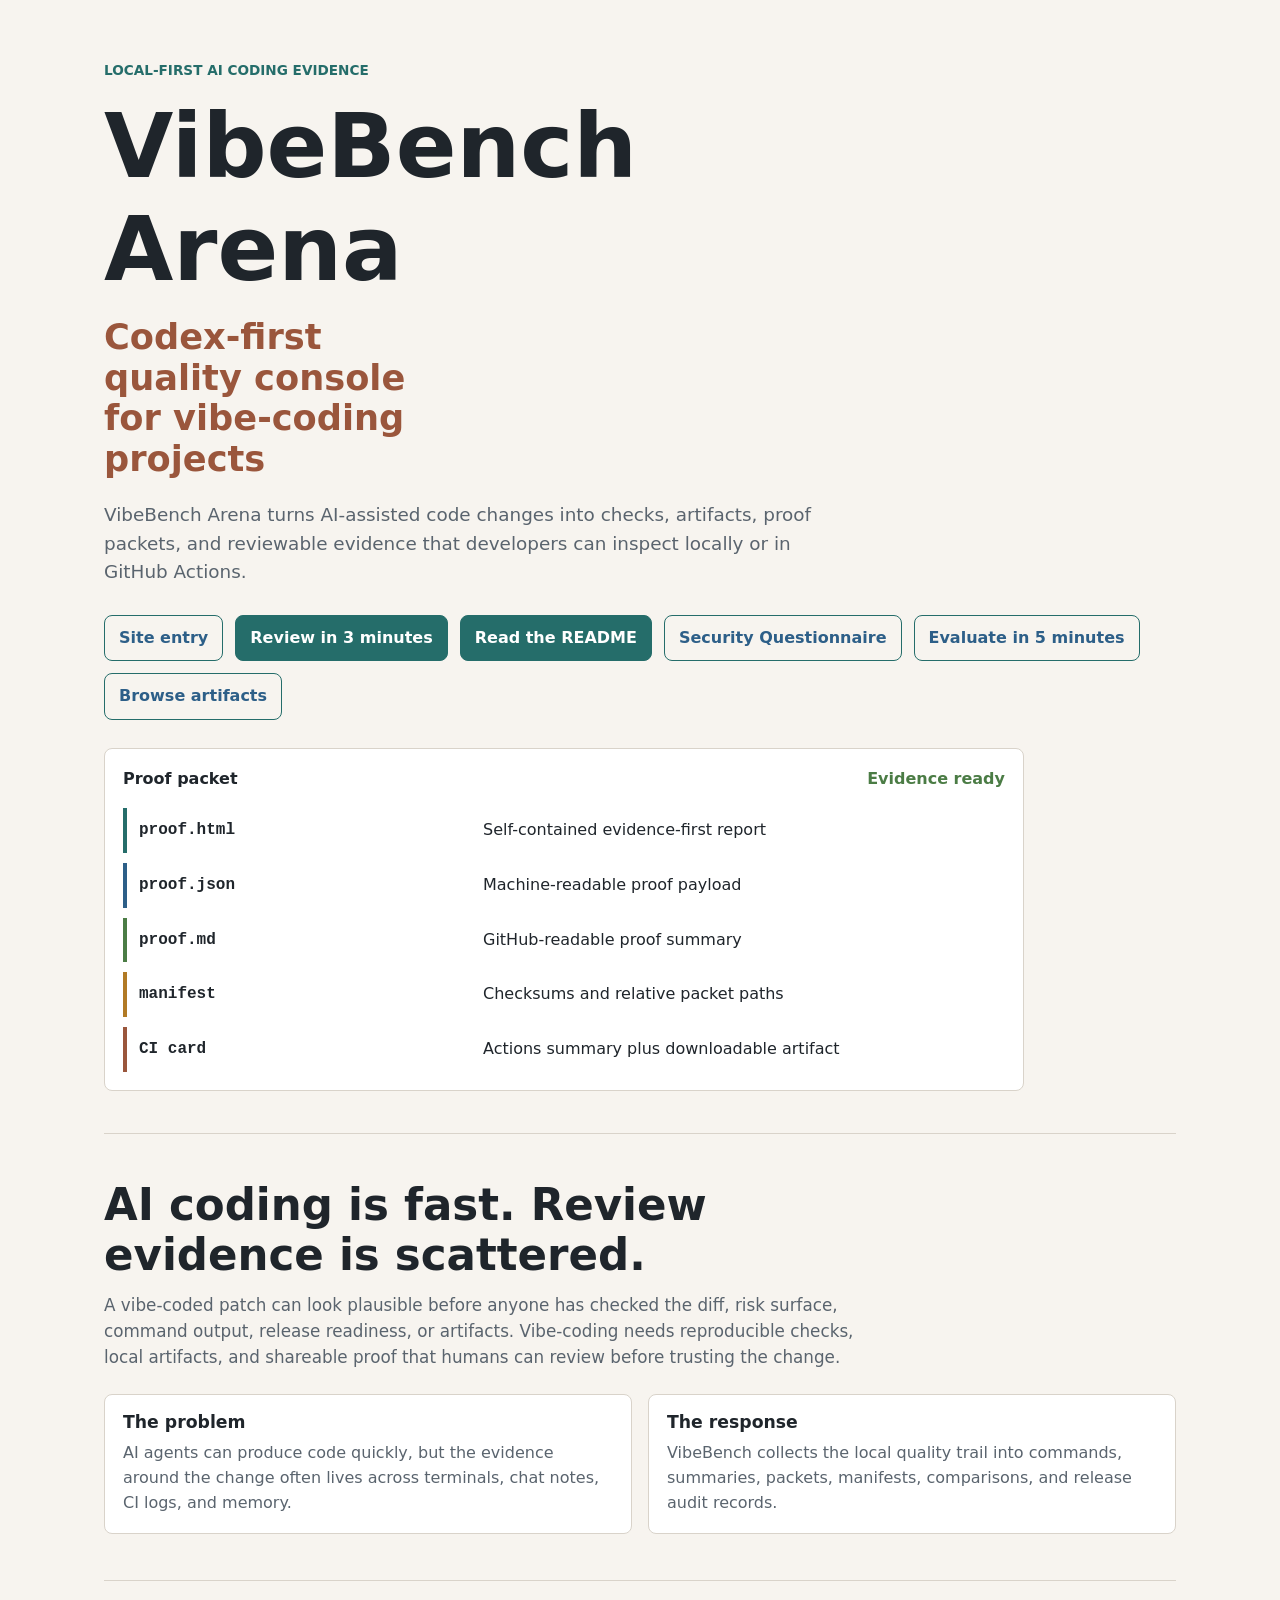
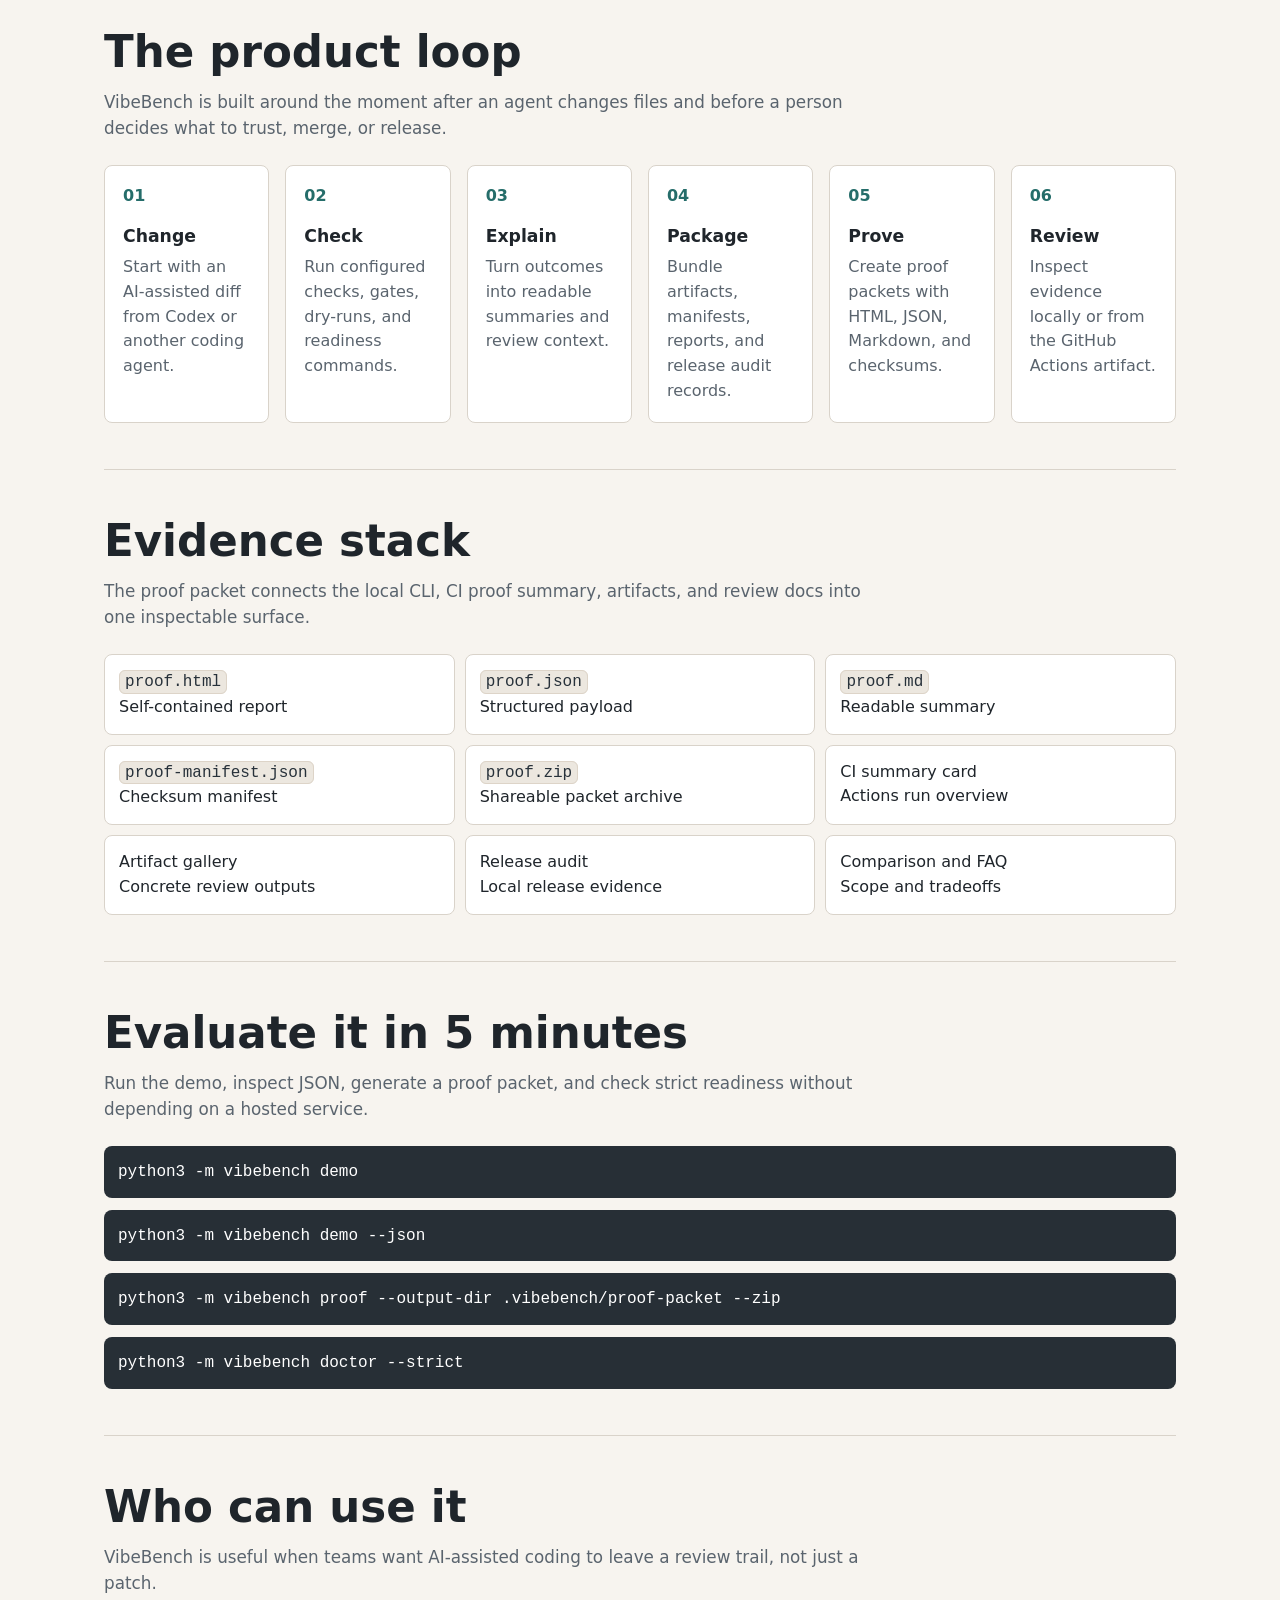
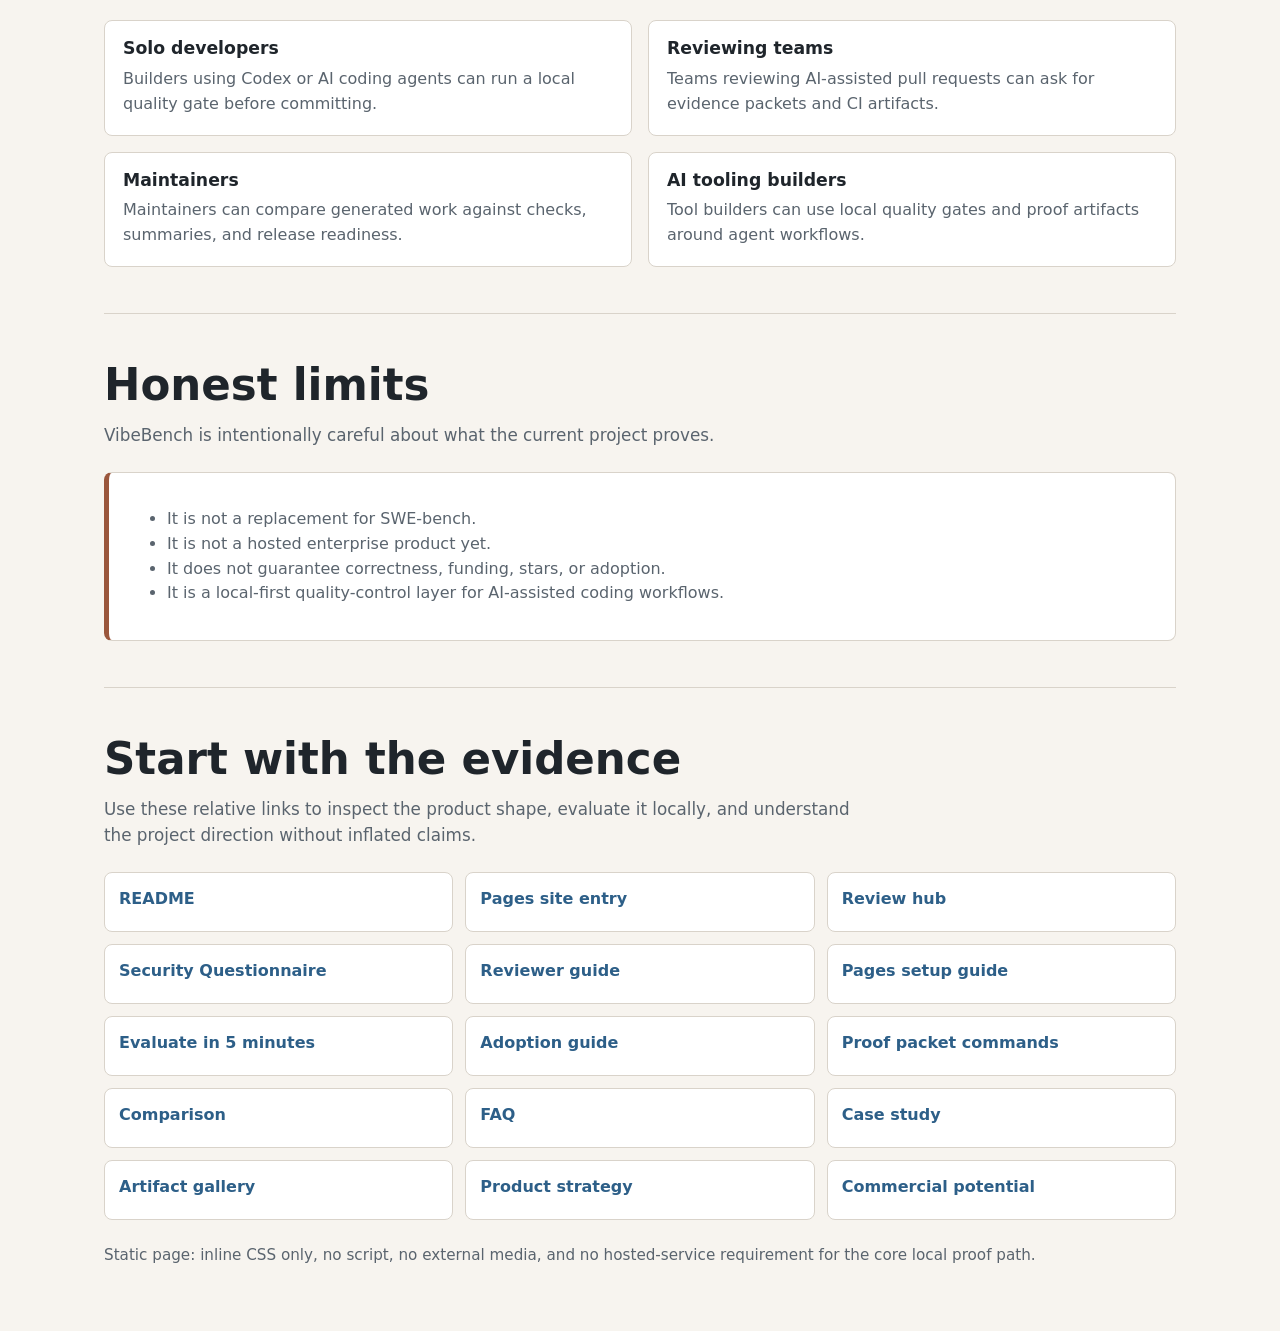
<file: docs/showcase.html>
<!doctype html>
<html lang="en">
<head>
  <meta charset="utf-8">
  <meta name="viewport" content="width=device-width, initial-scale=1">
  <title>VibeBench Arena - Product Showcase</title>
  <style>
    :root {
      color-scheme: light;
      --paper: #f7f4ef;
      --surface: #ffffff;
      --ink: #1f252b;
      --muted: #5a646e;
      --line: #d9d3ca;
      --teal: #256d6a;
      --blue: #2d5f88;
      --green: #4b7c45;
      --rust: #9a563c;
      --amber: #b17a25;
    }

    * {
      box-sizing: border-box;
    }

    body {
      margin: 0;
      background: var(--paper);
      color: var(--ink);
      font-family:
        ui-sans-serif,
        system-ui,
        -apple-system,
        BlinkMacSystemFont,
        "Segoe UI",
        sans-serif;
      line-height: 1.55;
    }

    a {
      color: var(--blue);
      font-weight: 700;
      text-decoration-thickness: 0.08em;
      text-underline-offset: 0.18em;
    }

    .page {
      max-width: 1120px;
      margin: 0 auto;
      padding: 24px;
    }

    .hero {
      min-height: 72vh;
      display: grid;
      gap: 28px;
      align-content: center;
      border-bottom: 1px solid var(--line);
      padding: 36px 0 42px;
    }

    .eyebrow {
      color: var(--teal);
      font-size: 0.85rem;
      font-weight: 800;
      letter-spacing: 0;
      margin: 0 0 14px;
      text-transform: uppercase;
    }

    h1,
    h2,
    h3 {
      line-height: 1.15;
      margin: 0;
    }

    h1 {
      font-size: clamp(3rem, 7vw, 5.7rem);
      max-width: 8ch;
    }

    .hero h2 {
      color: var(--rust);
      font-size: clamp(1.45rem, 3vw, 2.2rem);
      margin-top: 16px;
      max-width: 14ch;
    }

    .subtitle {
      color: var(--muted);
      font-size: 1.15rem;
      margin: 22px 0 0;
      max-width: 62ch;
    }

    .hero-actions {
      display: flex;
      flex-wrap: wrap;
      gap: 12px;
      margin-top: 28px;
    }

    .button {
      align-items: center;
      border: 1px solid var(--teal);
      border-radius: 8px;
      display: inline-flex;
      min-height: 44px;
      padding: 10px 14px;
      text-decoration: none;
    }

    .button.primary {
      background: var(--teal);
      color: #ffffff;
    }

    .showcase-panel {
      background: var(--surface);
      border: 1px solid var(--line);
      border-radius: 8px;
      max-width: 920px;
      padding: 18px;
    }

    .panel-title {
      display: flex;
      justify-content: space-between;
      gap: 12px;
      margin-bottom: 16px;
    }

    .status {
      color: var(--green);
      font-weight: 800;
      white-space: nowrap;
    }

    .proof-grid {
      display: grid;
      gap: 10px;
    }

    .proof-row {
      align-items: center;
      border-left: 4px solid var(--teal);
      display: grid;
      gap: 4px;
      grid-template-columns: minmax(120px, 0.8fr) minmax(0, 1.2fr);
      padding: 10px 12px;
    }

    .proof-row:nth-child(2) {
      border-color: var(--blue);
    }

    .proof-row:nth-child(3) {
      border-color: var(--green);
    }

    .proof-row:nth-child(4) {
      border-color: var(--amber);
    }

    .proof-row:nth-child(5) {
      border-color: var(--rust);
    }

    .proof-row strong,
    code {
      font-family:
        ui-monospace,
        SFMono-Regular,
        Menlo,
        Consolas,
        "Liberation Mono",
        monospace;
    }

    code {
      background: #ece7df;
      border: 1px solid #ddd4c8;
      border-radius: 6px;
      color: #27313a;
      padding: 0.12rem 0.32rem;
      overflow-wrap: anywhere;
    }

    section {
      padding: 46px 0;
      border-bottom: 1px solid var(--line);
    }

    .section-head {
      display: grid;
      gap: 12px;
      margin-bottom: 24px;
      max-width: 760px;
    }

    .section-head h2 {
      font-size: clamp(1.8rem, 3.4vw, 2.8rem);
    }

    .section-head p {
      color: var(--muted);
      font-size: 1.05rem;
      margin: 0;
    }

    .grid {
      display: grid;
      gap: 16px;
    }

    .two {
      grid-template-columns: repeat(2, minmax(0, 1fr));
    }

    .three {
      grid-template-columns: repeat(3, minmax(0, 1fr));
    }

    .card {
      background: var(--surface);
      border: 1px solid var(--line);
      border-radius: 8px;
      padding: 18px;
    }

    .card h3 {
      font-size: 1.08rem;
      margin-bottom: 8px;
    }

    .card p,
    .card li {
      color: var(--muted);
    }

    .card p {
      margin: 0;
    }

    .loop {
      counter-reset: step;
      grid-template-columns: repeat(6, minmax(0, 1fr));
    }

    .loop .card {
      min-height: 150px;
      position: relative;
    }

    .loop .card::before {
      color: var(--teal);
      content: counter(step, decimal-leading-zero);
      counter-increment: step;
      display: block;
      font-weight: 900;
      margin-bottom: 18px;
    }

    .stack-list,
    .command-list,
    .link-list {
      list-style: none;
      margin: 0;
      padding: 0;
    }

    .stack-list {
      display: grid;
      gap: 10px;
      grid-template-columns: repeat(3, minmax(0, 1fr));
    }

    .stack-list li {
      background: var(--surface);
      border: 1px solid var(--line);
      border-radius: 8px;
      min-height: 64px;
      padding: 14px;
    }

    .command-list {
      display: grid;
      gap: 12px;
    }

    .command-list li {
      background: #272f36;
      border-radius: 8px;
      color: #ffffff;
      padding: 13px 14px;
      overflow-wrap: anywhere;
    }

    .command-list code {
      background: transparent;
      border: 0;
      color: inherit;
      padding: 0;
    }

    .limits {
      border-left: 5px solid var(--rust);
    }

    .cta {
      border-bottom: 0;
      padding-bottom: 24px;
    }

    .link-list {
      display: grid;
      gap: 12px;
      grid-template-columns: repeat(3, minmax(0, 1fr));
    }

    .link-list a {
      background: var(--surface);
      border: 1px solid var(--line);
      border-radius: 8px;
      display: block;
      min-height: 60px;
      padding: 14px;
      text-decoration: none;
    }

    .fine-print {
      color: var(--muted);
      font-size: 0.95rem;
      margin-top: 24px;
    }

    @media (max-width: 900px) {
      .two,
      .three,
      .loop,
      .stack-list,
      .link-list {
        grid-template-columns: 1fr;
      }

      .hero {
        min-height: auto;
      }
    }

    @media (max-width: 560px) {
      .page {
        padding: 18px;
      }

      .proof-row {
        grid-template-columns: 1fr;
      }

      .hero-actions {
        align-items: stretch;
        flex-direction: column;
      }
    }
  </style>
</head>
<body>
  <main class="page">
    <section class="hero" aria-labelledby="showcase-title">
      <div>
        <p class="eyebrow">Local-first AI coding evidence</p>
        <h1 id="showcase-title">VibeBench Arena</h1>
        <h2>Codex-first quality console for vibe-coding projects</h2>
        <p class="subtitle">
          VibeBench Arena turns AI-assisted code changes into checks, artifacts,
          proof packets, and reviewable evidence that developers can inspect
          locally or in GitHub Actions.
        </p>
        <nav class="hero-actions" aria-label="Primary showcase links">
          <a class="button" href="index.html">Site entry</a>
          <a class="button primary" href="review-hub.html">Review in 3 minutes</a>
          <a class="button primary" href="../README.md">Read the README</a>
          <a class="button" href="security-questionnaire.html">Security Questionnaire</a>
          <a class="button" href="evaluate.md">Evaluate in 5 minutes</a>
          <a class="button" href="artifact-gallery.md">Browse artifacts</a>
        </nav>
      </div>
      <div class="showcase-panel" aria-label="Proof packet preview">
        <div class="panel-title">
          <strong>Proof packet</strong>
          <span class="status">Evidence ready</span>
        </div>
        <div class="proof-grid">
          <div class="proof-row">
            <strong>proof.html</strong>
            <span>Self-contained evidence-first report</span>
          </div>
          <div class="proof-row">
            <strong>proof.json</strong>
            <span>Machine-readable proof payload</span>
          </div>
          <div class="proof-row">
            <strong>proof.md</strong>
            <span>GitHub-readable proof summary</span>
          </div>
          <div class="proof-row">
            <strong>manifest</strong>
            <span>Checksums and relative packet paths</span>
          </div>
          <div class="proof-row">
            <strong>CI card</strong>
            <span>Actions summary plus downloadable artifact</span>
          </div>
        </div>
      </div>
    </section>

    <section aria-labelledby="problem-title">
      <div class="section-head">
        <h2 id="problem-title">AI coding is fast. Review evidence is scattered.</h2>
        <p>
          A vibe-coded patch can look plausible before anyone has checked the
          diff, risk surface, command output, release readiness, or artifacts.
          Vibe-coding needs reproducible checks, local artifacts, and shareable
          proof that humans can review before trusting the change.
        </p>
      </div>
      <div class="grid two">
        <article class="card">
          <h3>The problem</h3>
          <p>
            AI agents can produce code quickly, but the evidence around the
            change often lives across terminals, chat notes, CI logs, and memory.
          </p>
        </article>
        <article class="card">
          <h3>The response</h3>
          <p>
            VibeBench collects the local quality trail into commands, summaries,
            packets, manifests, comparisons, and release audit records.
          </p>
        </article>
      </div>
    </section>

    <section aria-labelledby="loop-title">
      <div class="section-head">
        <h2 id="loop-title">The product loop</h2>
        <p>
          VibeBench is built around the moment after an agent changes files and
          before a person decides what to trust, merge, or release.
        </p>
      </div>
      <div class="grid loop">
        <article class="card">
          <h3>Change</h3>
          <p>Start with an AI-assisted diff from Codex or another coding agent.</p>
        </article>
        <article class="card">
          <h3>Check</h3>
          <p>Run configured checks, gates, dry-runs, and readiness commands.</p>
        </article>
        <article class="card">
          <h3>Explain</h3>
          <p>Turn outcomes into readable summaries and review context.</p>
        </article>
        <article class="card">
          <h3>Package</h3>
          <p>Bundle artifacts, manifests, reports, and release audit records.</p>
        </article>
        <article class="card">
          <h3>Prove</h3>
          <p>Create proof packets with HTML, JSON, Markdown, and checksums.</p>
        </article>
        <article class="card">
          <h3>Review</h3>
          <p>Inspect evidence locally or from the GitHub Actions artifact.</p>
        </article>
      </div>
    </section>

    <section aria-labelledby="evidence-title">
      <div class="section-head">
        <h2 id="evidence-title">Evidence stack</h2>
        <p>
          The proof packet connects the local CLI, CI proof summary, artifacts,
          and review docs into one inspectable surface.
        </p>
      </div>
      <ul class="stack-list">
        <li><code>proof.html</code><br>Self-contained report</li>
        <li><code>proof.json</code><br>Structured payload</li>
        <li><code>proof.md</code><br>Readable summary</li>
        <li><code>proof-manifest.json</code><br>Checksum manifest</li>
        <li><code>proof.zip</code><br>Shareable packet archive</li>
        <li>CI summary card<br>Actions run overview</li>
        <li>Artifact gallery<br>Concrete review outputs</li>
        <li>Release audit<br>Local release evidence</li>
        <li>Comparison and FAQ<br>Scope and tradeoffs</li>
      </ul>
    </section>

    <section aria-labelledby="evaluate-title">
      <div class="section-head">
        <h2 id="evaluate-title">Evaluate it in 5 minutes</h2>
        <p>
          Run the demo, inspect JSON, generate a proof packet, and check strict
          readiness without depending on a hosted service.
        </p>
      </div>
      <ul class="command-list">
        <li><code>python3 -m vibebench demo</code></li>
        <li><code>python3 -m vibebench demo --json</code></li>
        <li><code>python3 -m vibebench proof --output-dir .vibebench/proof-packet --zip</code></li>
        <li><code>python3 -m vibebench doctor --strict</code></li>
      </ul>
    </section>

    <section aria-labelledby="adoption-title">
      <div class="section-head">
        <h2 id="adoption-title">Who can use it</h2>
        <p>
          VibeBench is useful when teams want AI-assisted coding to leave a
          review trail, not just a patch.
        </p>
      </div>
      <div class="grid two">
        <article class="card">
          <h3>Solo developers</h3>
          <p>Builders using Codex or AI coding agents can run a local quality gate before committing.</p>
        </article>
        <article class="card">
          <h3>Reviewing teams</h3>
          <p>Teams reviewing AI-assisted pull requests can ask for evidence packets and CI artifacts.</p>
        </article>
        <article class="card">
          <h3>Maintainers</h3>
          <p>Maintainers can compare generated work against checks, summaries, and release readiness.</p>
        </article>
        <article class="card">
          <h3>AI tooling builders</h3>
          <p>Tool builders can use local quality gates and proof artifacts around agent workflows.</p>
        </article>
      </div>
    </section>

    <section aria-labelledby="limits-title">
      <div class="section-head">
        <h2 id="limits-title">Honest limits</h2>
        <p>
          VibeBench is intentionally careful about what the current project
          proves.
        </p>
      </div>
      <div class="card limits">
        <ul>
          <li>It is not a replacement for SWE-bench.</li>
          <li>It is not a hosted enterprise product yet.</li>
          <li>It does not guarantee correctness, funding, stars, or adoption.</li>
          <li>It is a local-first quality-control layer for AI-assisted coding workflows.</li>
        </ul>
      </div>
    </section>

    <section class="cta" aria-labelledby="next-title">
      <div class="section-head">
        <h2 id="next-title">Start with the evidence</h2>
        <p>
          Use these relative links to inspect the product shape, evaluate it
          locally, and understand the project direction without inflated claims.
        </p>
      </div>
      <nav aria-label="Showcase links">
        <ul class="link-list">
          <li><a href="../README.md">README</a></li>
          <li><a href="index.html">Pages site entry</a></li>
          <li><a href="review-hub.html">Review hub</a></li>
          <li><a href="security-questionnaire.html">Security Questionnaire</a></li>
          <li><a href="reviewer-guide.md">Reviewer guide</a></li>
          <li><a href="pages.md">Pages setup guide</a></li>
          <li><a href="evaluate.md">Evaluate in 5 minutes</a></li>
          <li><a href="adoption.md">Adoption guide</a></li>
          <li><a href="demo.md">Proof packet commands</a></li>
          <li><a href="comparison.md">Comparison</a></li>
          <li><a href="faq.md">FAQ</a></li>
          <li><a href="case-study.md">Case study</a></li>
          <li><a href="artifact-gallery.md">Artifact gallery</a></li>
          <li><a href="product-strategy.md">Product strategy</a></li>
          <li><a href="commercial-potential.md">Commercial potential</a></li>
        </ul>
      </nav>
      <p class="fine-print">
        Static page: inline CSS only, no script, no external media, and no
        hosted-service requirement for the core local proof path.
      </p>
    </section>
  </main>
</body>
</html>
</file>
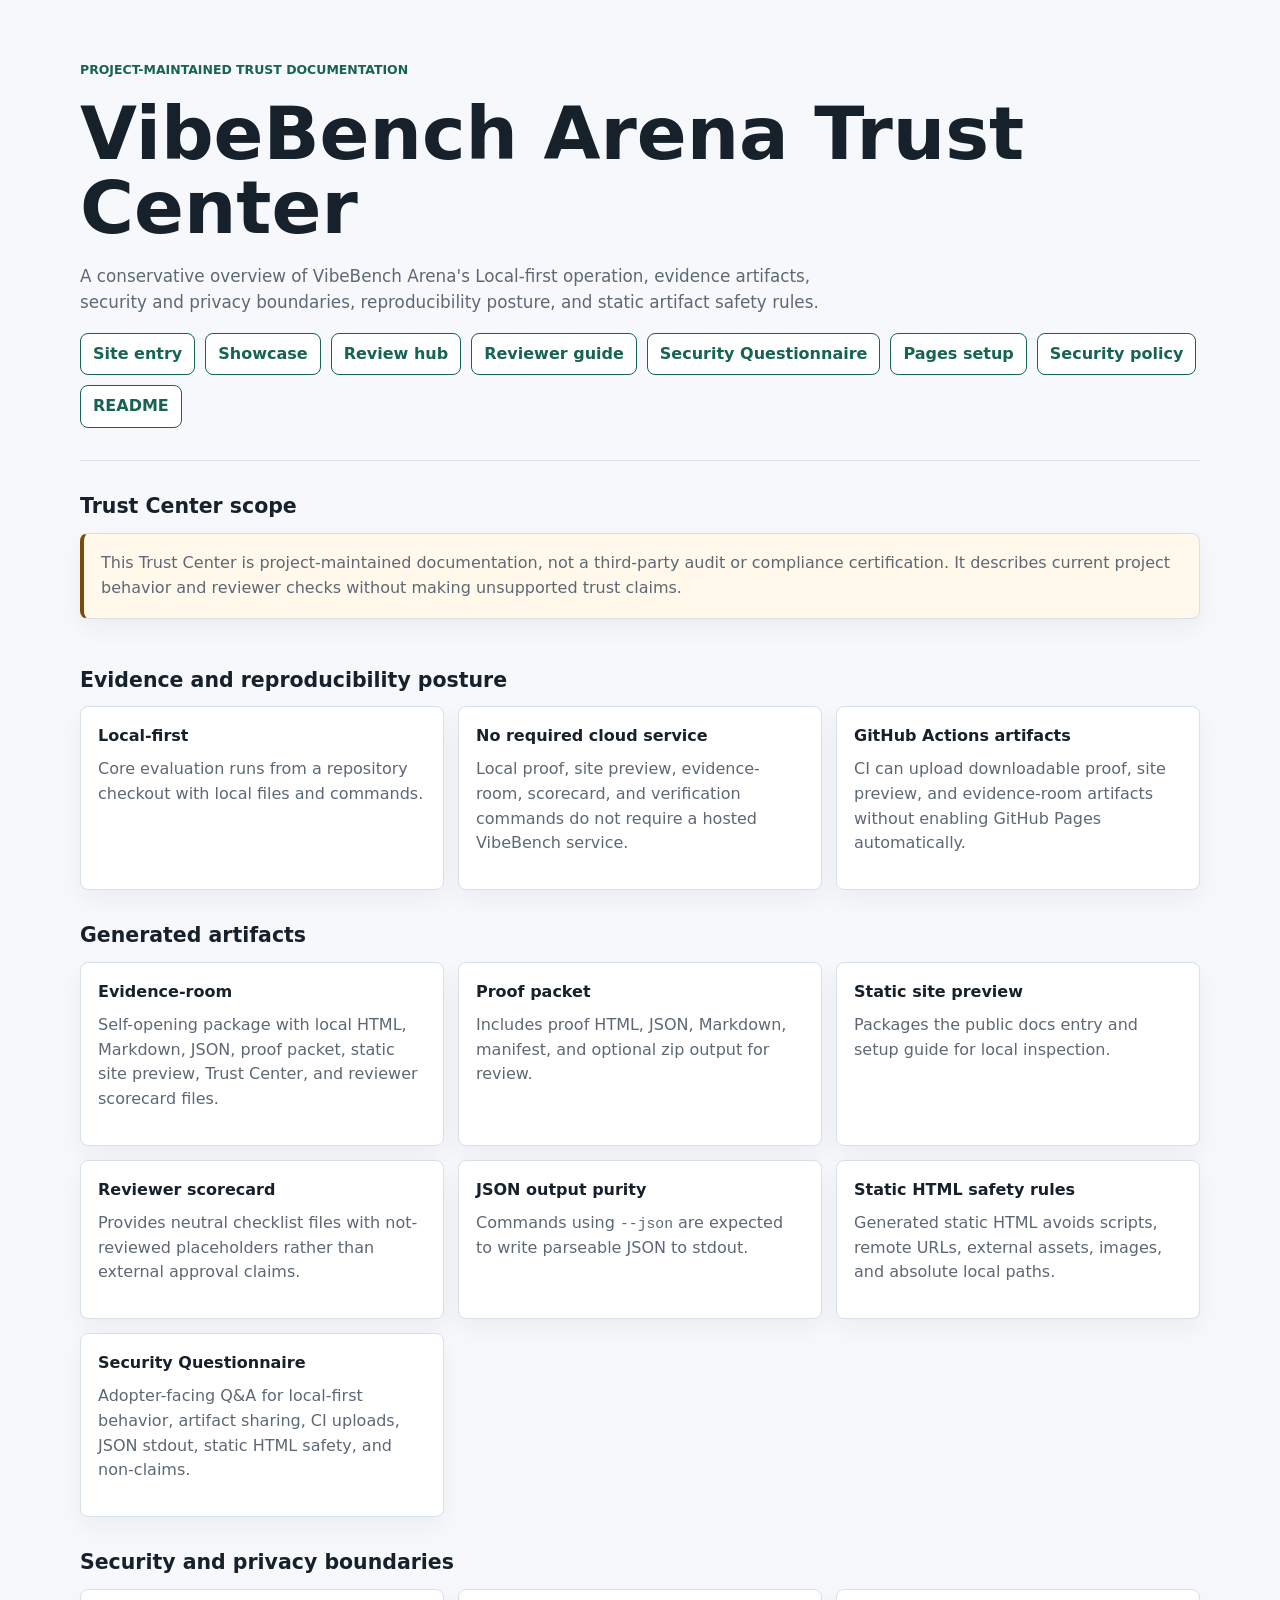
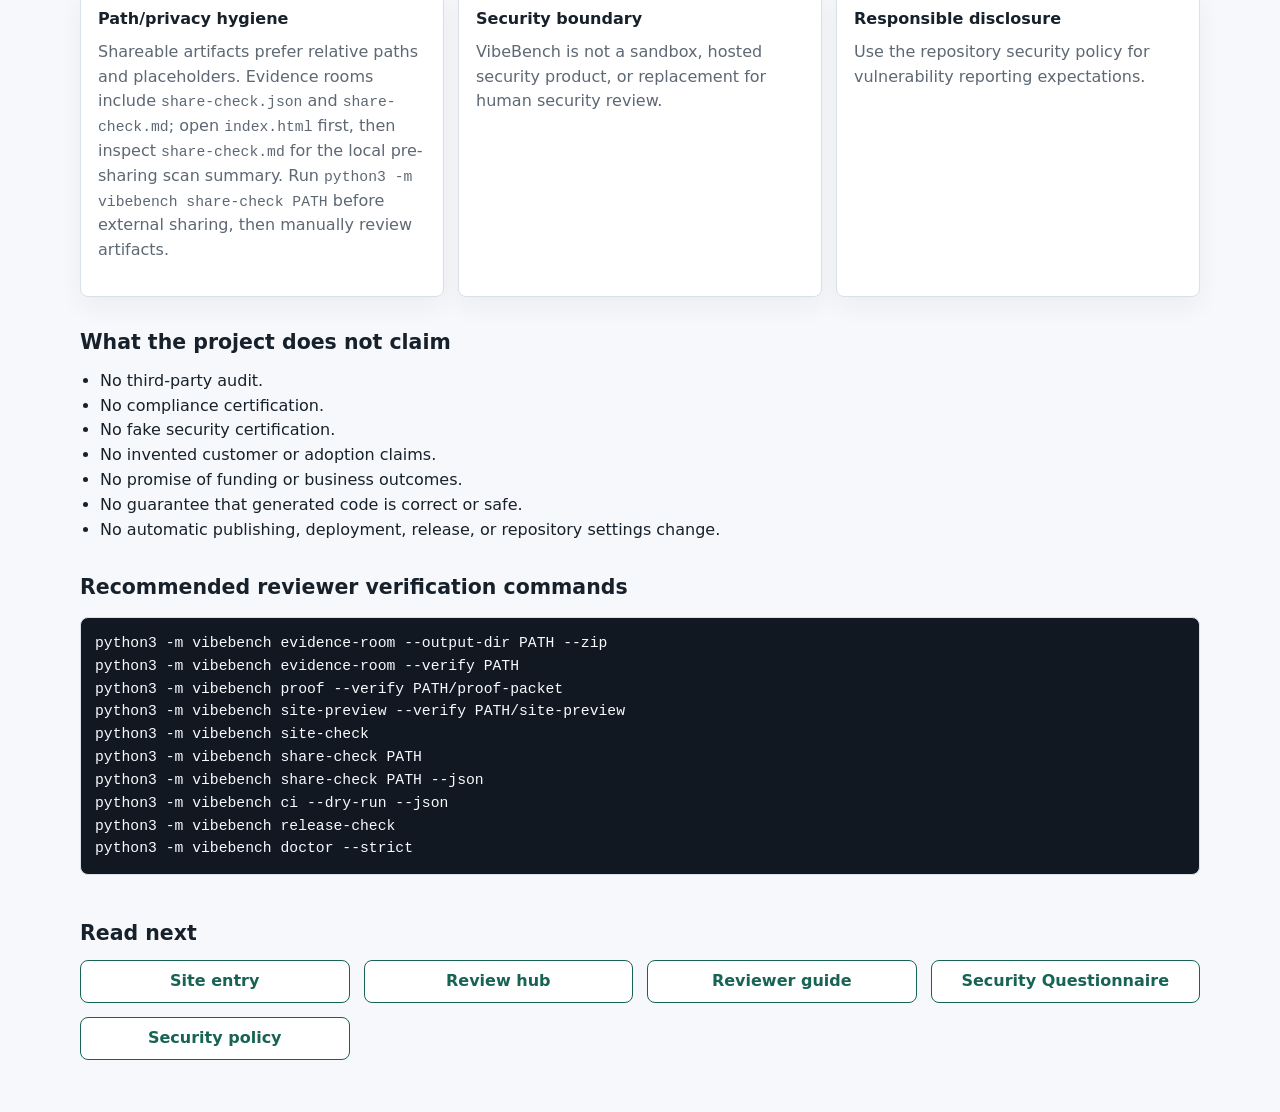
<file: docs/trust-center.html>
<!doctype html>
<html lang="en">
<head>
  <meta charset="utf-8">
  <meta name="viewport" content="width=device-width, initial-scale=1">
  <title>VibeBench Arena Trust Center</title>
  <style>
    :root {
      color-scheme: light;
      --bg: #f7f8fb;
      --panel: #ffffff;
      --ink: #17212b;
      --muted: #5d6874;
      --line: #d8e0e8;
      --accent: #176354;
      --accent-soft: #e8f3ef;
      --warn: #7a4c08;
    }

    * {
      box-sizing: border-box;
    }

    body {
      margin: 0;
      background: var(--bg);
      color: var(--ink);
      font-family: ui-sans-serif, system-ui, -apple-system, BlinkMacSystemFont, "Segoe UI", sans-serif;
      line-height: 1.55;
    }

    .page {
      width: min(1120px, calc(100% - 32px));
      margin: 0 auto;
      padding: 34px 0 52px;
    }

    header {
      display: grid;
      gap: 18px;
      padding: 26px 0 32px;
      border-bottom: 1px solid var(--line);
    }

    .eyebrow {
      margin: 0;
      color: var(--accent);
      font-size: 0.78rem;
      font-weight: 800;
      letter-spacing: 0;
      text-transform: uppercase;
    }

    h1,
    h2,
    h3,
    p {
      margin-top: 0;
    }

    h1 {
      margin-bottom: 0;
      font-size: clamp(2.3rem, 6vw, 4.6rem);
      line-height: 1;
      letter-spacing: 0;
    }

    h2 {
      margin-bottom: 10px;
      font-size: 1.28rem;
      letter-spacing: 0;
    }

    h3 {
      margin-bottom: 8px;
      font-size: 1rem;
      letter-spacing: 0;
    }

    .subtitle {
      max-width: 780px;
      margin-bottom: 0;
      color: var(--muted);
      font-size: 1.05rem;
    }

    nav {
      display: flex;
      flex-wrap: wrap;
      gap: 10px;
    }

    a {
      color: var(--accent);
      font-weight: 750;
      text-decoration-thickness: 0.08em;
      text-underline-offset: 0.18em;
    }

    .button {
      display: inline-flex;
      min-height: 40px;
      align-items: center;
      justify-content: center;
      border: 1px solid var(--accent);
      border-radius: 8px;
      padding: 8px 12px;
      background: var(--panel);
      text-decoration: none;
    }

    section {
      padding: 30px 0 0;
    }

    .grid {
      display: grid;
      gap: 14px;
      grid-template-columns: repeat(3, minmax(0, 1fr));
    }

    .card,
    .notice {
      border: 1px solid var(--line);
      border-radius: 8px;
      background: var(--panel);
      padding: 17px;
      box-shadow: 0 10px 24px rgba(23, 33, 43, 0.05);
    }

    .card p,
    .card li,
    .notice {
      color: var(--muted);
    }

    .notice {
      border-left: 4px solid var(--warn);
      background: #fff8eb;
    }

    ul {
      margin: 0;
      padding-left: 20px;
    }

    pre {
      overflow: auto;
      border: 1px solid var(--line);
      border-radius: 8px;
      background: #121821;
      padding: 14px;
      color: #f7fbff;
    }

    code {
      overflow-wrap: anywhere;
      font-family: ui-monospace, SFMono-Regular, Menlo, Consolas, "Liberation Mono", monospace;
      font-size: 0.92em;
    }

    .links {
      grid-template-columns: repeat(4, minmax(0, 1fr));
    }

    @media (max-width: 860px) {
      .grid,
      .links {
        grid-template-columns: 1fr;
      }
    }
  </style>
</head>
<body>
  <main class="page">
    <header>
      <p class="eyebrow">Project-maintained trust documentation</p>
      <h1>VibeBench Arena Trust Center</h1>
      <p class="subtitle">
        A conservative overview of VibeBench Arena's Local-first operation,
        evidence artifacts, security and privacy boundaries, reproducibility
        posture, and static artifact safety rules.
      </p>
      <nav aria-label="Trust Center links">
        <a class="button" href="index.html">Site entry</a>
        <a class="button" href="showcase.html">Showcase</a>
        <a class="button" href="review-hub.html">Review hub</a>
        <a class="button" href="reviewer-guide.md">Reviewer guide</a>
        <a class="button" href="security-questionnaire.html">Security Questionnaire</a>
        <a class="button" href="pages.md">Pages setup</a>
        <a class="button" href="../SECURITY.md">Security policy</a>
        <a class="button" href="../README.md">README</a>
      </nav>
    </header>

    <section aria-labelledby="notice-title">
      <h2 id="notice-title">Trust Center scope</h2>
      <p class="notice">
        This Trust Center is project-maintained documentation, not a third-party audit
        or compliance certification. It describes current project behavior and
        reviewer checks without making unsupported trust claims.
      </p>
    </section>

    <section aria-labelledby="posture-title">
      <h2 id="posture-title">Evidence and reproducibility posture</h2>
      <div class="grid">
        <article class="card">
          <h3>Local-first</h3>
          <p>Core evaluation runs from a repository checkout with local files and commands.</p>
        </article>
        <article class="card">
          <h3>No required cloud service</h3>
          <p>Local proof, site preview, evidence-room, scorecard, and verification commands do not require a hosted VibeBench service.</p>
        </article>
        <article class="card">
          <h3>GitHub Actions artifacts</h3>
          <p>CI can upload downloadable proof, site preview, and evidence-room artifacts without enabling GitHub Pages automatically.</p>
        </article>
      </div>
    </section>

    <section aria-labelledby="artifacts-title">
      <h2 id="artifacts-title">Generated artifacts</h2>
      <div class="grid">
        <article class="card">
          <h3>Evidence-room</h3>
          <p>Self-opening package with local HTML, Markdown, JSON, proof packet, static site preview, Trust Center, and reviewer scorecard files.</p>
        </article>
        <article class="card">
          <h3>Proof packet</h3>
          <p>Includes proof HTML, JSON, Markdown, manifest, and optional zip output for review.</p>
        </article>
        <article class="card">
          <h3>Static site preview</h3>
          <p>Packages the public docs entry and setup guide for local inspection.</p>
        </article>
        <article class="card">
          <h3>Reviewer scorecard</h3>
          <p>Provides neutral checklist files with not-reviewed placeholders rather than external approval claims.</p>
        </article>
        <article class="card">
          <h3>JSON output purity</h3>
          <p>Commands using <code>--json</code> are expected to write parseable JSON to stdout.</p>
        </article>
        <article class="card">
          <h3>Static HTML safety rules</h3>
          <p>Generated static HTML avoids scripts, remote URLs, external assets, images, and absolute local paths.</p>
        </article>
        <article class="card">
          <h3>Security Questionnaire</h3>
          <p>Adopter-facing Q&amp;A for local-first behavior, artifact sharing, CI uploads, JSON stdout, static HTML safety, and non-claims.</p>
        </article>
      </div>
    </section>

    <section aria-labelledby="privacy-title">
      <h2 id="privacy-title">Security and privacy boundaries</h2>
      <div class="grid">
        <article class="card">
          <h3>Path/privacy hygiene</h3>
          <p>Shareable artifacts prefer relative paths and placeholders. Evidence rooms include <code>share-check.json</code> and <code>share-check.md</code>; open <code>index.html</code> first, then inspect <code>share-check.md</code> for the local pre-sharing scan summary. Run <code>python3 -m vibebench share-check PATH</code> before external sharing, then manually review artifacts.</p>
        </article>
        <article class="card">
          <h3>Security boundary</h3>
          <p>VibeBench is not a sandbox, hosted security product, or replacement for human security review.</p>
        </article>
        <article class="card">
          <h3>Responsible disclosure</h3>
          <p>Use the repository security policy for vulnerability reporting expectations.</p>
        </article>
      </div>
    </section>

    <section aria-labelledby="limits-title">
      <h2 id="limits-title">What the project does not claim</h2>
      <ul>
        <li>No third-party audit.</li>
        <li>No compliance certification.</li>
        <li>No fake security certification.</li>
        <li>No invented customer or adoption claims.</li>
        <li>No promise of funding or business outcomes.</li>
        <li>No guarantee that generated code is correct or safe.</li>
        <li>No automatic publishing, deployment, release, or repository settings change.</li>
      </ul>
    </section>

    <section aria-labelledby="commands-title">
      <h2 id="commands-title">Recommended reviewer verification commands</h2>
      <pre><code>python3 -m vibebench evidence-room --output-dir PATH --zip
python3 -m vibebench evidence-room --verify PATH
python3 -m vibebench proof --verify PATH/proof-packet
python3 -m vibebench site-preview --verify PATH/site-preview
python3 -m vibebench site-check
python3 -m vibebench share-check PATH
python3 -m vibebench share-check PATH --json
python3 -m vibebench ci --dry-run --json
python3 -m vibebench release-check
python3 -m vibebench doctor --strict</code></pre>
    </section>

    <section aria-labelledby="read-title">
      <h2 id="read-title">Read next</h2>
      <div class="grid links">
        <a class="button" href="index.html">Site entry</a>
        <a class="button" href="review-hub.html">Review hub</a>
        <a class="button" href="reviewer-guide.md">Reviewer guide</a>
        <a class="button" href="security-questionnaire.html">Security Questionnaire</a>
        <a class="button" href="../SECURITY.md">Security policy</a>
      </div>
    </section>
  </main>
</body>
</html>
</file>
